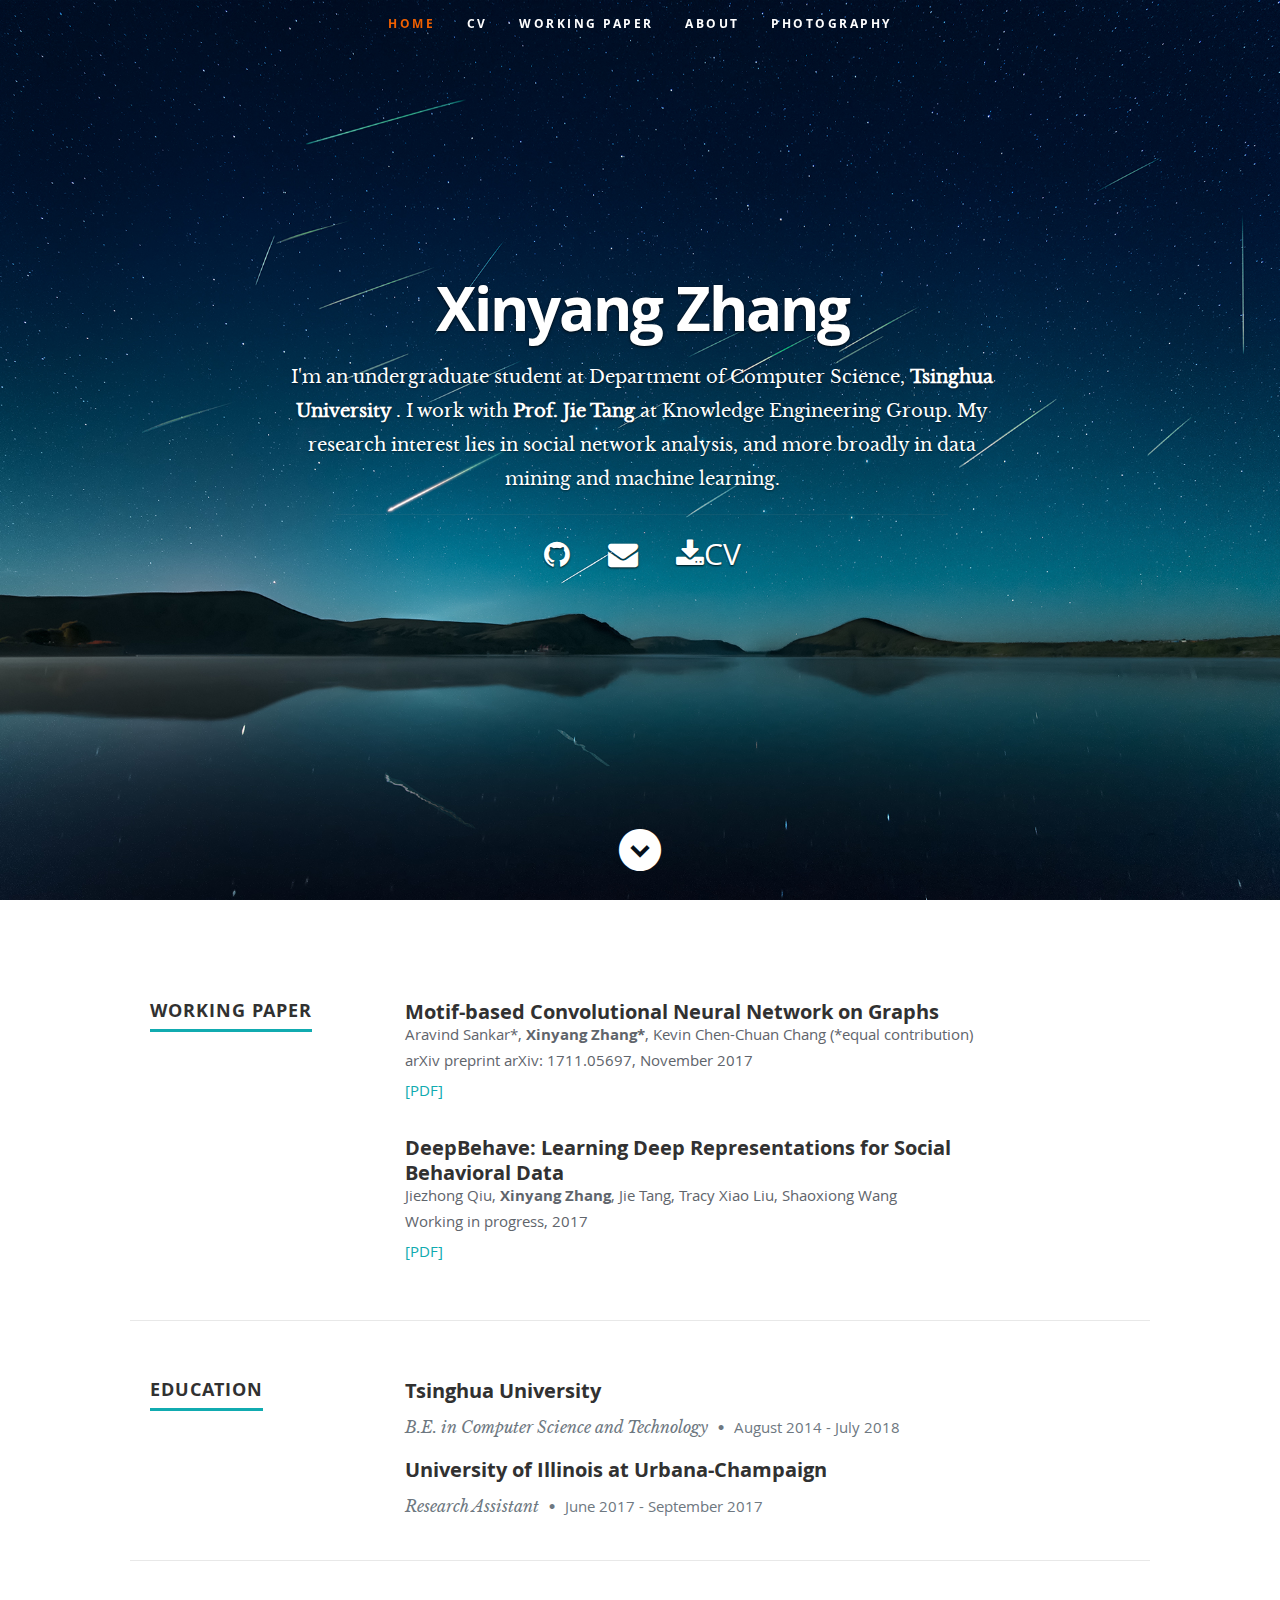
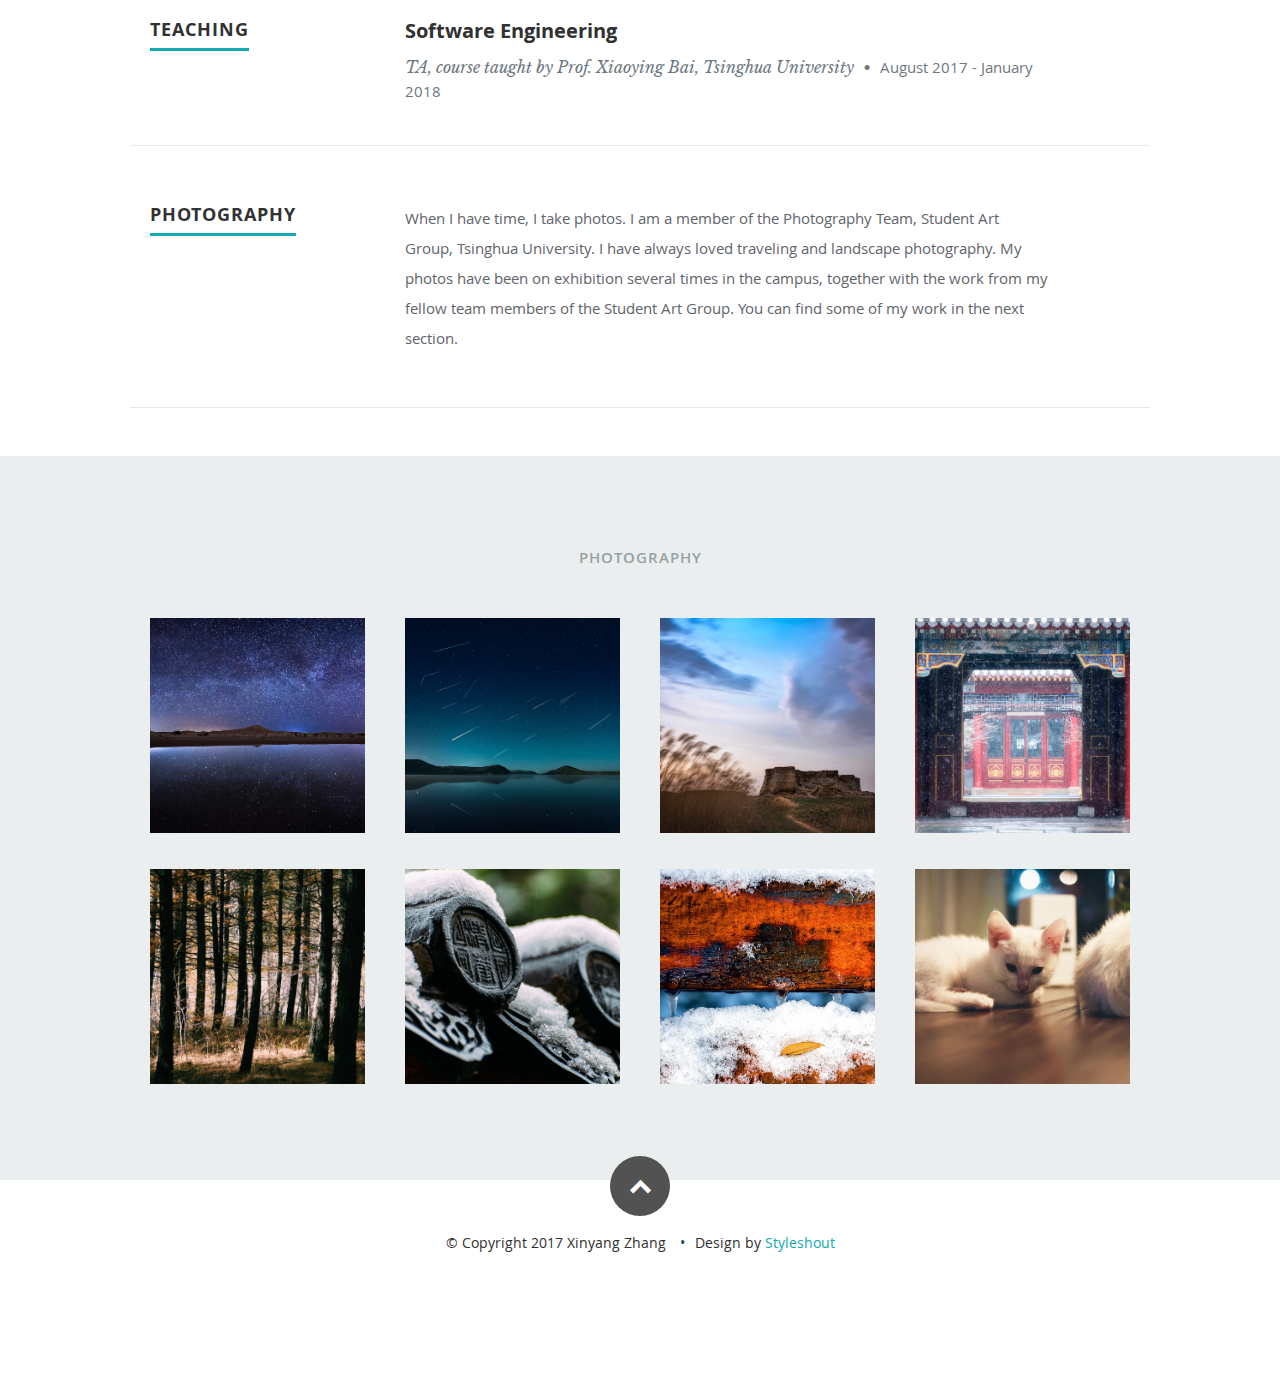
<file: index.html>
<!DOCTYPE html>
<!--[if lt IE 8 ]><html class="no-js ie ie7" lang="en"> <![endif]-->
<!--[if IE 8 ]><html class="no-js ie ie8" lang="en"> <![endif]-->
<!--[if (gte IE 8)|!(IE)]><!--><html class="no-js" lang="en"> <!--<![endif]-->
<head>

   <!--- Basic Page Needs
   ================================================== -->
   <meta charset="utf-8">
	<title>Xinyang Zhang's Homepage</title>
	<meta name="description" content="">
	<meta name="author" content="Xinyang Zhang">

   <!-- Mobile Specific Metas
   ================================================== -->
	<meta name="viewport" content="width=device-width, initial-scale=1, maximum-scale=1">

	<!-- CSS
    ================================================== -->
   <link rel="stylesheet" href="css/default.css">
	<link rel="stylesheet" href="css/layout.css">
   <link rel="stylesheet" href="css/media-queries.css">
   <link rel="stylesheet" href="css/magnific-popup.css">

   <!-- Script
   ================================================== -->
	<script src="js/modernizr.js"></script>

   <!-- Favicons
	================================================== -->
	<link rel="shortcut icon" href="icon_large.png" >

</head>

<body>

   <!-- Header
   ================================================== -->
   <header id="home">

      <nav id="nav-wrap">

         <a class="mobile-btn" href="#nav-wrap" title="Show navigation">Show navigation</a>
	      <a class="mobile-btn" href="#" title="Hide navigation">Hide navigation</a>

         <ul id="nav" class="nav">
            <li class="current"><a class="smoothscroll" href="#home">Home</a></li>
            <li><a href="files/cv.pdf" target="_blank">CV</a></li>
            <li><a class="smoothscroll" href="#publication">Working Paper</a></li>
            <li><a class="smoothscroll" href="#resume">About</a></li>
	         <!-- <li><a class="smoothscroll" href="#resume">Bio</a></li> -->
            <li><a class="smoothscroll" href="#portfolio">Photography</a></li>
         </ul> <!-- end #nav -->

      </nav> <!-- end #nav-wrap -->

      <div class="row banner">
         <div class="banner-text">
            <h1 class="responsive-headline">Xinyang Zhang</h1>
            <h3>I'm an undergraduate student at Department of Computer Science, <a href="http://www.tsinghua.edu.cn">Tsinghua University
            </a>. I work with <a href="http://keg.cs.tsinghua.edu.cn/jietang/">Prof. Jie Tang</a> at Knowledge Engineering
            Group. My research interest lies in social network analysis, and more broadly in data mining
            and machine learning.</h3>
            <hr />
            <ul class="social">
               <li><a href="https://github.com/t103z"><i class="fa fa-github"></i></a></li>
               <li><a href="mailto:zhangxinyang14@mails.tsinghua.edu.cn"><i class="fa fa-envelope"></i></a></li>
               <li>
                  <a href="files/cv.pdf" target="_blank"><i class="fa fa-download"></i>CV</a>
               </li>
            </ul>
         </div>
      </div>

      <p class="scrolldown">
         <a class="smoothscroll" href="#publication"><i class="icon-down-circle"></i></a>
      </p>

   </header> <!-- Header End -->


   <!-- Publication Section
   ================================================== -->

   <section id="publication">

     <div class="row work">

        <div class="three columns header-col">
           <h1><span>Working Paper</span></h1>
        </div>

        <div class="nine columns main-col">

           <div class="row item">

              <div class="twelve columns">

                 <h3 class="pub-title">Motif-based Convolutional Neural Network on Graphs</h3>
                 <p class="pub-author">Aravind Sankar*, <b class="pub-bold">Xinyang Zhang*</b>, Kevin Chen-Chuan Chang (*equal contribution)</p>
                 <p class="pub-venue">arXiv preprint arXiv: 1711.05697, November 2017</p>
                 <p class="pub-link"><a href="https://arxiv.org/abs/1711.05697" target="_blank">[PDF]</a></p>
              </div>

           </div> <!-- item end -->

           <div class="row item">

              <div class="twelve columns">

                <h3 class="pub-title">DeepBehave: Learning Deep Representations for Social Behavioral Data</h3>
                <p class="pub-author">Jiezhong Qiu, <b class="pub-bold">Xinyang Zhang</b>, Jie Tang, Tracy Xiao Liu, Shaoxiong Wang</p>
                <p class="pub-venue">Working in progress, 2017</p>
                <p class="pub-link"><a href="files/deepbehave.pdf" target="_blank">[PDF]</a></p>

              </div>

           </div> <!-- item end -->

        </div> <!-- main-col end -->

     </div> <!-- End Work -->


   </section> <!--- End publication section -->


   <!-- Resume Section
   ================================================== -->
   <section id="resume">

      <!-- Education
      ----------------------------------------------- -->
      <div class="row education">

         <div class="three columns header-col">
            <h1><span>Education</span></h1>
         </div>

         <div class="nine columns main-col">

            <div class="row item">

               <div class="twelve columns">

                  <h3>Tsinghua University</h3>
                  <p class="info">B.E. in Computer Science and Technology <span>&bull;</span> <em class="date">August 2014 - July 2018</em></p>

               </div>

            </div> <!-- item end -->

            <div class="row item">

               <div class="twelve columns">

                  <h3>University of Illinois at Urbana-Champaign</h3>
                  <p class="info">Research Assistant <span>&bull;</span> <em class="date">June 2017 - September 2017</em></p>

               </div>

            </div> <!-- item end -->

         </div> <!-- main-col end -->

      </div> <!-- End Education -->


      <!-- Work
      ----------------------------------------------- -->

      <!-- Teaching
      ----------------------------------------------- -->
      <div class="row education">

         <div class="three columns header-col">
            <h1><span>Teaching</span></h1>
         </div>

         <div class="nine columns main-col">

            <div class="row item">

               <div class="twelve columns">

                  <h3>Software Engineering</h3>
                  <p class="info">TA, course taught by Prof. Xiaoying Bai, Tsinghua University <span>&bull;</span>
                    <em class="date">August 2017 - January 2018</em></p>

               </div>

            </div> <!-- item end -->

         </div> <!-- main-col end -->

      </div> <!-- End Teaching -->

      <!-- Work
      ----------------------------------------------- -->
      <div class="row work">

         <div class="three columns header-col">
            <h1><span>Photography</span></h1>
         </div>

         <div class="nine columns main-col">

            <div class="row item">

               <div class="twelve columns">
                  <p class="pub-link">When I have time, I take photos. I am a member of
                    the Photography Team, Student Art Group, Tsinghua University. I have always loved traveling and landscape photography.
                    My photos have been on exhibition several times in the campus, together with the work from my fellow team members of the Student Art Group.
                    You can find some of my work in the next section.</p>
               </div>

            </div> <!-- item end -->

         </div> <!-- main-col end -->

      </div> <!-- End Work -->


      <!-- Skills
      ----------------------------------------------- -->


   <!-- Portfolio Section
   ================================================== -->
   <section id="portfolio">

      <div class="row">

         <div class="twelve columns collapsed">

            <h1>Photography</h1>

            <!-- portfolio-wrapper -->
            <div id="portfolio-wrapper" class="bgrid-quarters s-bgrid-thirds cf">

          	   <div class="columns portfolio-item">
                  <div class="item-wrap">

                     <a href="#modal-01" title="">
                        <img alt="" src="images/portfolio/milky_way_sq.jpg">
                        <div class="overlay">
                           <div class="portfolio-item-meta">
          					      <h5>Milky Way @ Desert Kubuqi</h5>
          					   </div>
                        </div>
                        <div class="link-icon"><i class="icon-plus"></i></div>
                     </a>

                  </div>
          		</div> <!-- item end -->

               <div class="columns portfolio-item">
                  <div class="item-wrap">

                     <a href="#modal-02" title="">
                        <img alt="" src="images/portfolio/duolun_sq.jpg">
                        <div class="overlay">
                           <div class="portfolio-item-meta">
          					      <h5>Perseids Meteor Shower @ Lake Duolun</h5>
          					   </div>
                        </div>
                        <div class="link-icon"><i class="icon-plus"></i></div>
                     </a>

                  </div>
          		</div> <!-- item end -->

               <div class="columns portfolio-item">
                  <div class="item-wrap">

                     <a href="#modal-03" title="">
                        <img alt="" src="images/portfolio/datong_sq.jpg">
                        <div class="overlay">
                           <div class="portfolio-item-meta">
          					      <h5>Dusk @ Datong</h5>
          					   </div>
                        </div>
                        <div class="link-icon"><i class="icon-plus"></i></div>
                     </a>

                  </div>
          		</div> <!-- item end -->

               <div class="columns portfolio-item">
                  <div class="item-wrap">

                     <a href="#modal-04" title="">
                        <img alt="" src="images/portfolio/snow_sq.jpg">
                        <div class="overlay">
                           <div class="portfolio-item-meta">
          					      <h5>Tsinghua</h5>
          					   </div>
                        </div>
                        <div class="link-icon"><i class="icon-plus"></i></div>
                     </a>

                  </div>
          		</div> <!-- item end -->

               <div class="columns portfolio-item">
                  <div class="item-wrap">

                     <a href="#modal-05" title="">
                        <img alt="" src="images/portfolio/wood_sq.jpg">
                        <div class="overlay">
                           <div class="portfolio-item-meta">
          					      <h5>Tranquil wood @ Inner Mongolia</h5>
          					   </div>
                        </div>
                        <div class="link-icon"><i class="icon-plus"></i></div>
                     </a>

                  </div>
          		</div> <!-- item end -->

               <div class="columns portfolio-item">
                  <div class="item-wrap">

                     <a href="#modal-06" title="">
                        <img alt="" src="images/portfolio/tsinghua_sq.jpg">
                        <div class="overlay">
                           <div class="portfolio-item-meta">
          					      <h5>Roof Art @ Tsinghua</h5>
          					   </div>
                        </div>
                        <div class="link-icon"><i class="icon-plus"></i></div>
                     </a>

                  </div>
          		</div> <!-- item end -->

               <div class="columns portfolio-item">
                  <div class="item-wrap">

                     <a href="#modal-07" title="">
                        <img alt="" src="images/portfolio/chair_sq.jpg">
                        <div class="overlay">
                           <div class="portfolio-item-meta">
          					      <h5>Snowy Day @ Tsinghua</h5>
          					   </div>
                        </div>
                        <div class="link-icon"><i class="icon-plus"></i></div>
                     </a>

                  </div>
          		</div> <!-- item end -->

               <div class="columns portfolio-item">
                  <div class="item-wrap">

                     <a href="#modal-08" title="">
                        <img alt="" src="images/portfolio/cat_sq.jpg">
                        <div class="overlay">
                           <div class="portfolio-item-meta">
          					      <h5>Kitten @ Tea House</h5>
          					   </div>
                        </div>
                        <div class="link-icon"><i class="icon-plus"></i></div>
                     </a>

                  </div>
          		</div>  <!-- item end -->

            </div> <!-- portfolio-wrapper end -->

         </div> <!-- twelve columns end -->


         <!-- Modal Popup
	      --------------------------------------------------------------- -->

         <div id="modal-01" class="popup-modal mfp-hide">

		      <img class="scale-with-grid" src="images/portfolio/modals/milky_way_s.jpg" alt="" />

		      <div class="description-box">
			      <h4>Milkyway @ Desert Kubuqi</h4>
			      <p>Shot taken in a tranquil night, beside a pond at the Desert Kebuqi, Inner Mongolia, China.</p>
		      </div>

            <div class="link-box">
               <a href="https://500px.com/photo/154168503/a-night-full-of-stars-by-xinyang-zhang" target="_blank">Details</a>
		         <a class="popup-modal-dismiss">Close</a>
            </div>

	      </div><!-- modal-01 End -->

         <div id="modal-02" class="popup-modal mfp-hide">

		      <img class="scale-with-grid" src="images/portfolio/modals/duolun_s.jpg" alt="" />

		      <div class="description-box">
			      <h4>Perseid Meteor Shower</h4>
			      <p>Perseid meteor shower @ Duolun Lake, Inner Mongolia, China.</p>
		      </div>

            <div class="link-box">
               <a href="https://500px.com/photo/167892727/showing-stars-by-xinyang-zhang" target="_blank">Details</a>
		         <a class="popup-modal-dismiss">Close</a>
            </div>

	      </div><!-- modal-02 End -->

         <div id="modal-03" class="popup-modal mfp-hide">

		      <img class="scale-with-grid" src="images/portfolio/modals/datong_s.jpg" alt="" />

		      <div class="description-box">
			      <h4>Dusk</h4>
			      <p>A beautiful day at Datong, Shanxi, China.</p>
		      </div>

            <div class="link-box">
               <a href="https://500px.com/photo/152311629/untitled-by-xinyang-zhang">Details</a>
		         <a class="popup-modal-dismiss">Close</a>
            </div>

	      </div><!-- modal-03 End -->

         <div id="modal-04" class="popup-modal mfp-hide">

		      <img class="scale-with-grid" src="images/portfolio/modals/snow_s.jpg" alt="" />

		      <div class="description-box">
			      <h4>Tsinghua</h4>
			      <p>A snowy day at Tsinghua University. Shot taken in front of Gongzi Ting, an ancient architecture landmark at Tsinghua.</p>
		      </div>

            <div class="link-box">
		         <a class="popup-modal-dismiss">Close</a>
            </div>

	      </div><!-- modal-04 End -->

         <div id="modal-05" class="popup-modal mfp-hide">

		      <img class="scale-with-grid" src="images/portfolio/modals/wood_s.jpg" alt="" />

		      <div class="description-box">
			      <h4>Wood</h4>
			      <p>Shot taken in a wood at Inner Mongolia, China.</p>
		      </div>

            <div class="link-box">
               <a href="https://500px.com/photo/125521325/a-quiet-small-wood-by-xinyang-zhang">Details</a>
		         <a class="popup-modal-dismiss">Close</a>
            </div>

	      </div><!-- modal-05 End -->

         <div id="modal-06" class="popup-modal mfp-hide">

		      <img class="scale-with-grid" src="images/portfolio/modals/tsinghua_s.jpg" alt="" />

		      <div class="description-box">
			      <h4>Roof Art</h4>
			      <p>Shot taken of the Tsinghua University Logo Carving on the roof of Gongzi Ting, an ancient architecture landmark of Tsinghua University.</p>
		      </div>

            <div class="link-box">
		         <a class="popup-modal-dismiss">Close</a>
            </div>

	      </div><!-- modal-06 End -->

         <div id="modal-07" class="popup-modal mfp-hide">

		      <img class="scale-with-grid" src="images/portfolio/modals/chair_s.jpg" alt="" />

		      <div class="description-box">
			      <h4>Snow @ Tsinghua</h4>
			      <p>Shot taken of a bench in a snowy day at Tsinghua University.</p>
		      </div>

            <div class="link-box">
               <a href="https://500px.com/photo/130411127/untitled-by-xinyang-zhang">Details</a>
		         <a class="popup-modal-dismiss">Close</a>
            </div>

	      </div><!-- modal-07 End -->

         <div id="modal-08" class="popup-modal mfp-hide">

		      <img class="scale-with-grid" src="images/portfolio/modals/cat_s.jpg" alt="" />

		      <div class="description-box">
			      <h4>Cat in the Tea House</h4>
			      <p>Shot taken when I was traveling in Xiamen, China. The tea house keeper had two lovely kittens in the shop.</p>
		      </div>

            <div class="link-box">
               <a href="https://500px.com/photo/134202779/cats-in-tea-house-by-xinyang-zhang">Details</a>
		         <a class="popup-modal-dismiss">Close</a>
            </div>

	      </div><!-- modal-01 End -->


      </div> <!-- row End -->

   </section> <!-- Portfolio Section End-->



   <!-- footer
   ================================================== -->
   <footer>

      <div class="row">

         <div class="twelve columns">

            <ul class="copyright">
               <li>&copy; Copyright 2017 Xinyang Zhang</li>
               <li>Design by <a title="Styleshout" href="http://www.styleshout.com/">Styleshout</a></li>
            </ul>

         </div>

         <div id="go-top"><a class="smoothscroll" title="Back to Top" href="#home"><i class="icon-up-open"></i></a></div>

      </div>

   </footer> <!-- Footer End-->

   <!-- Java Script
   ================================================== -->
   <script src="http://ajax.googleapis.com/ajax/libs/jquery/1.10.2/jquery.min.js"></script>
   <script>window.jQuery || document.write('<script src="js/jquery-1.10.2.min.js"><\/script>')</script>
   <script type="text/javascript" src="js/jquery-migrate-1.2.1.min.js"></script>

   <script src="js/jquery.flexslider.js"></script>
   <script src="js/waypoints.js"></script>
   <script src="js/jquery.fittext.js"></script>
   <script src="js/magnific-popup.js"></script>
   <script src="js/init.js"></script>

</body>

</html>
</file>
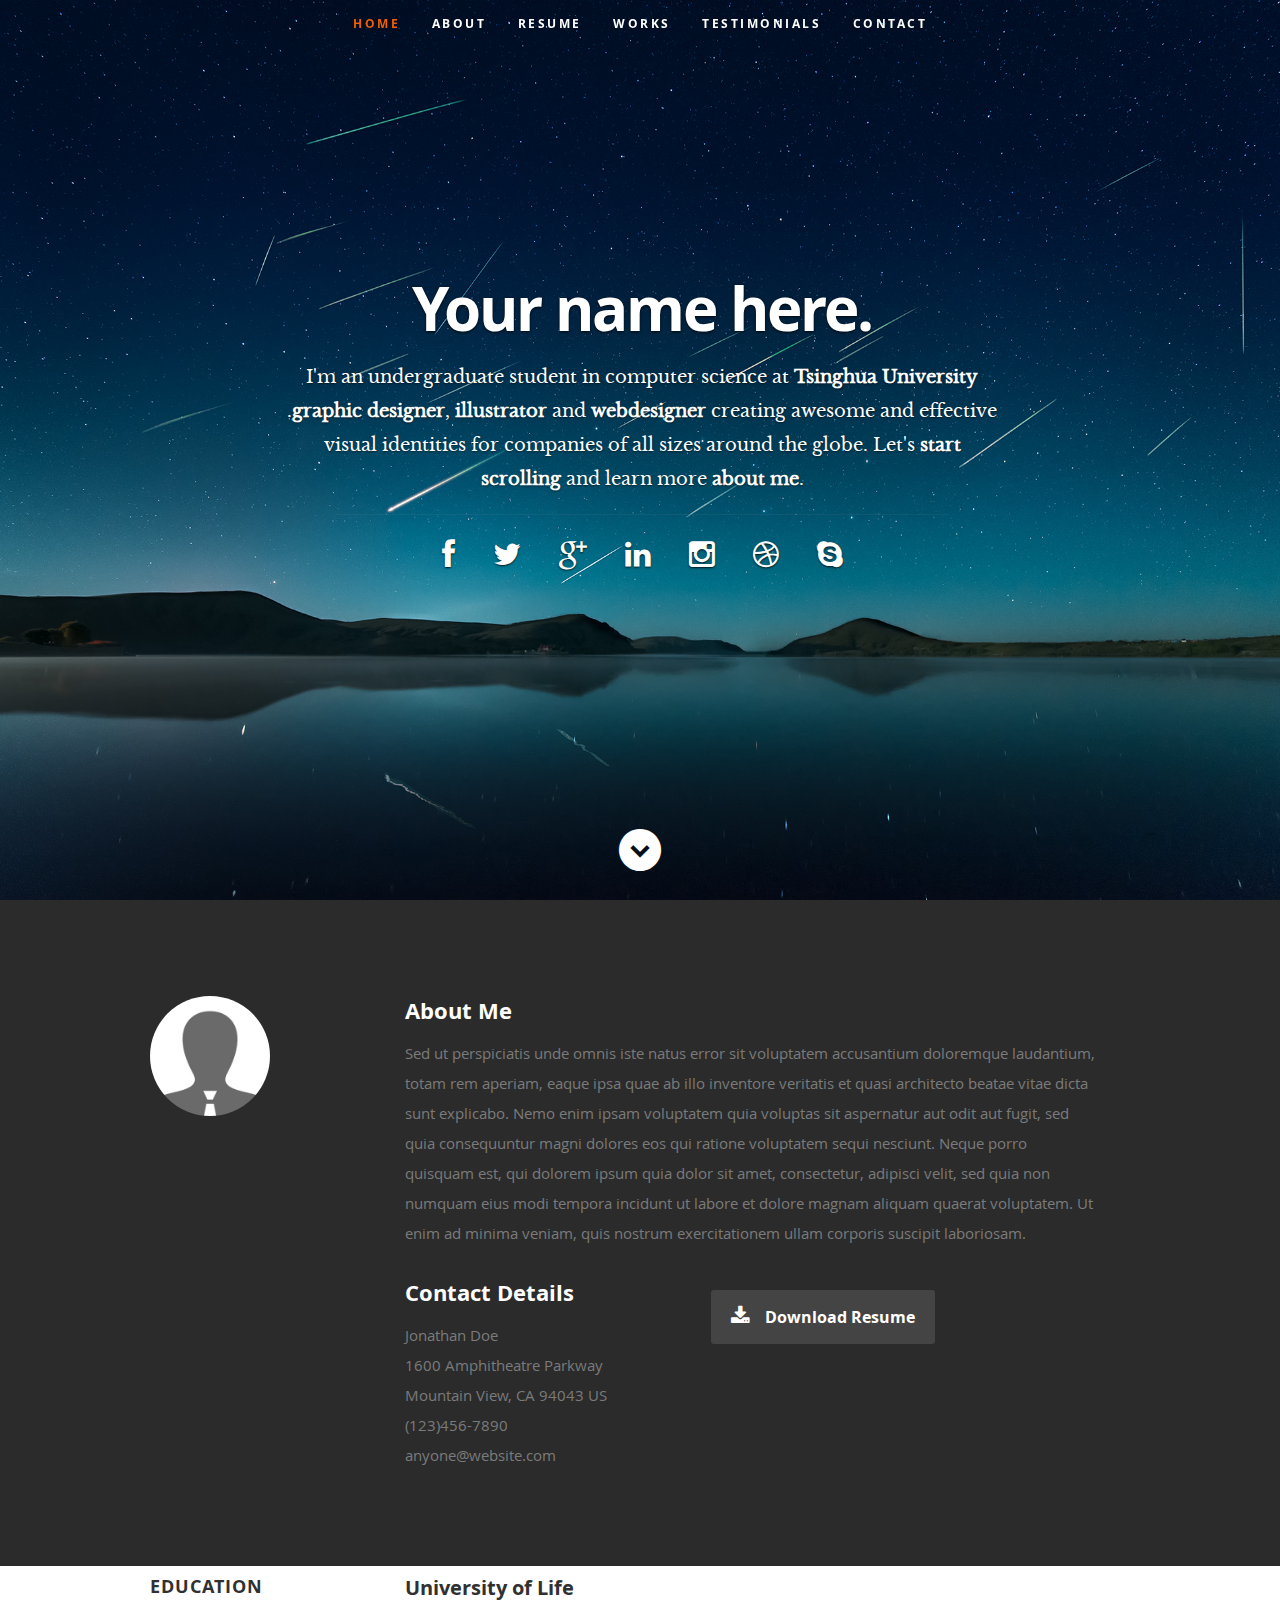
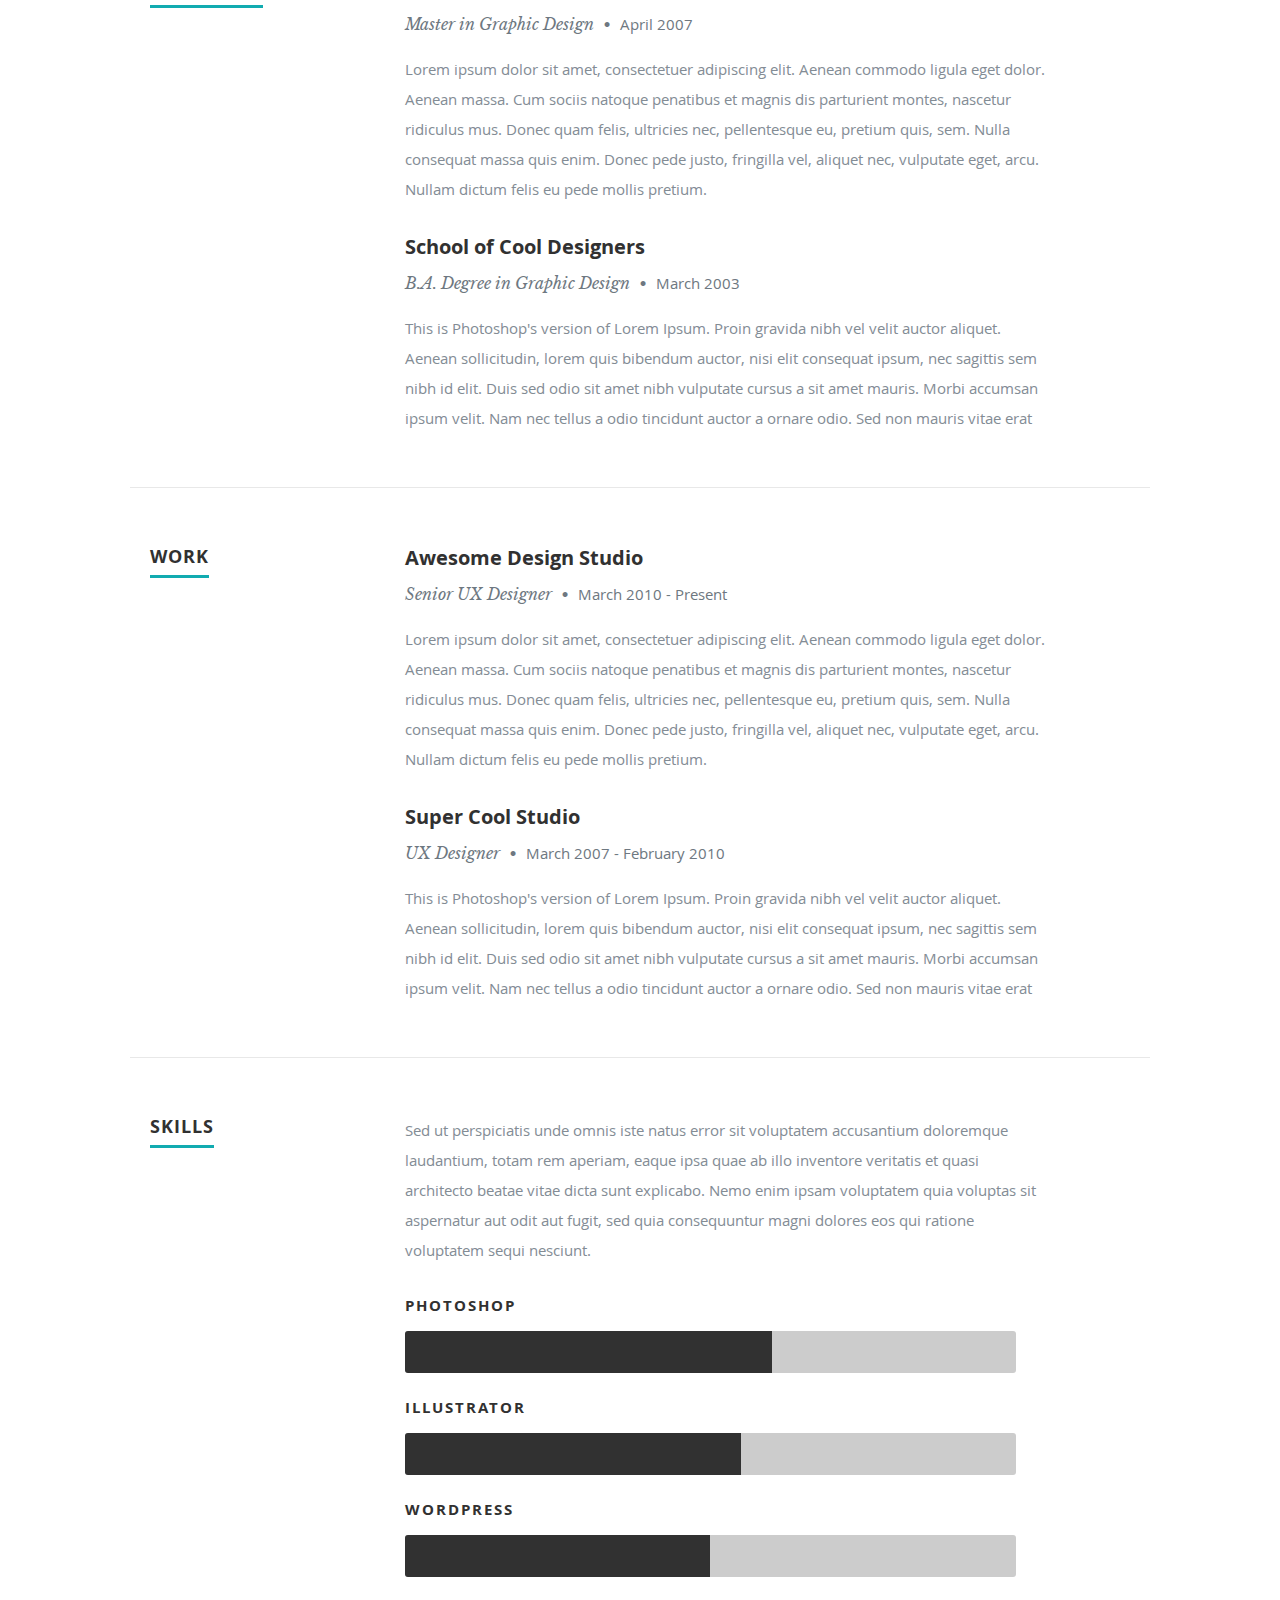
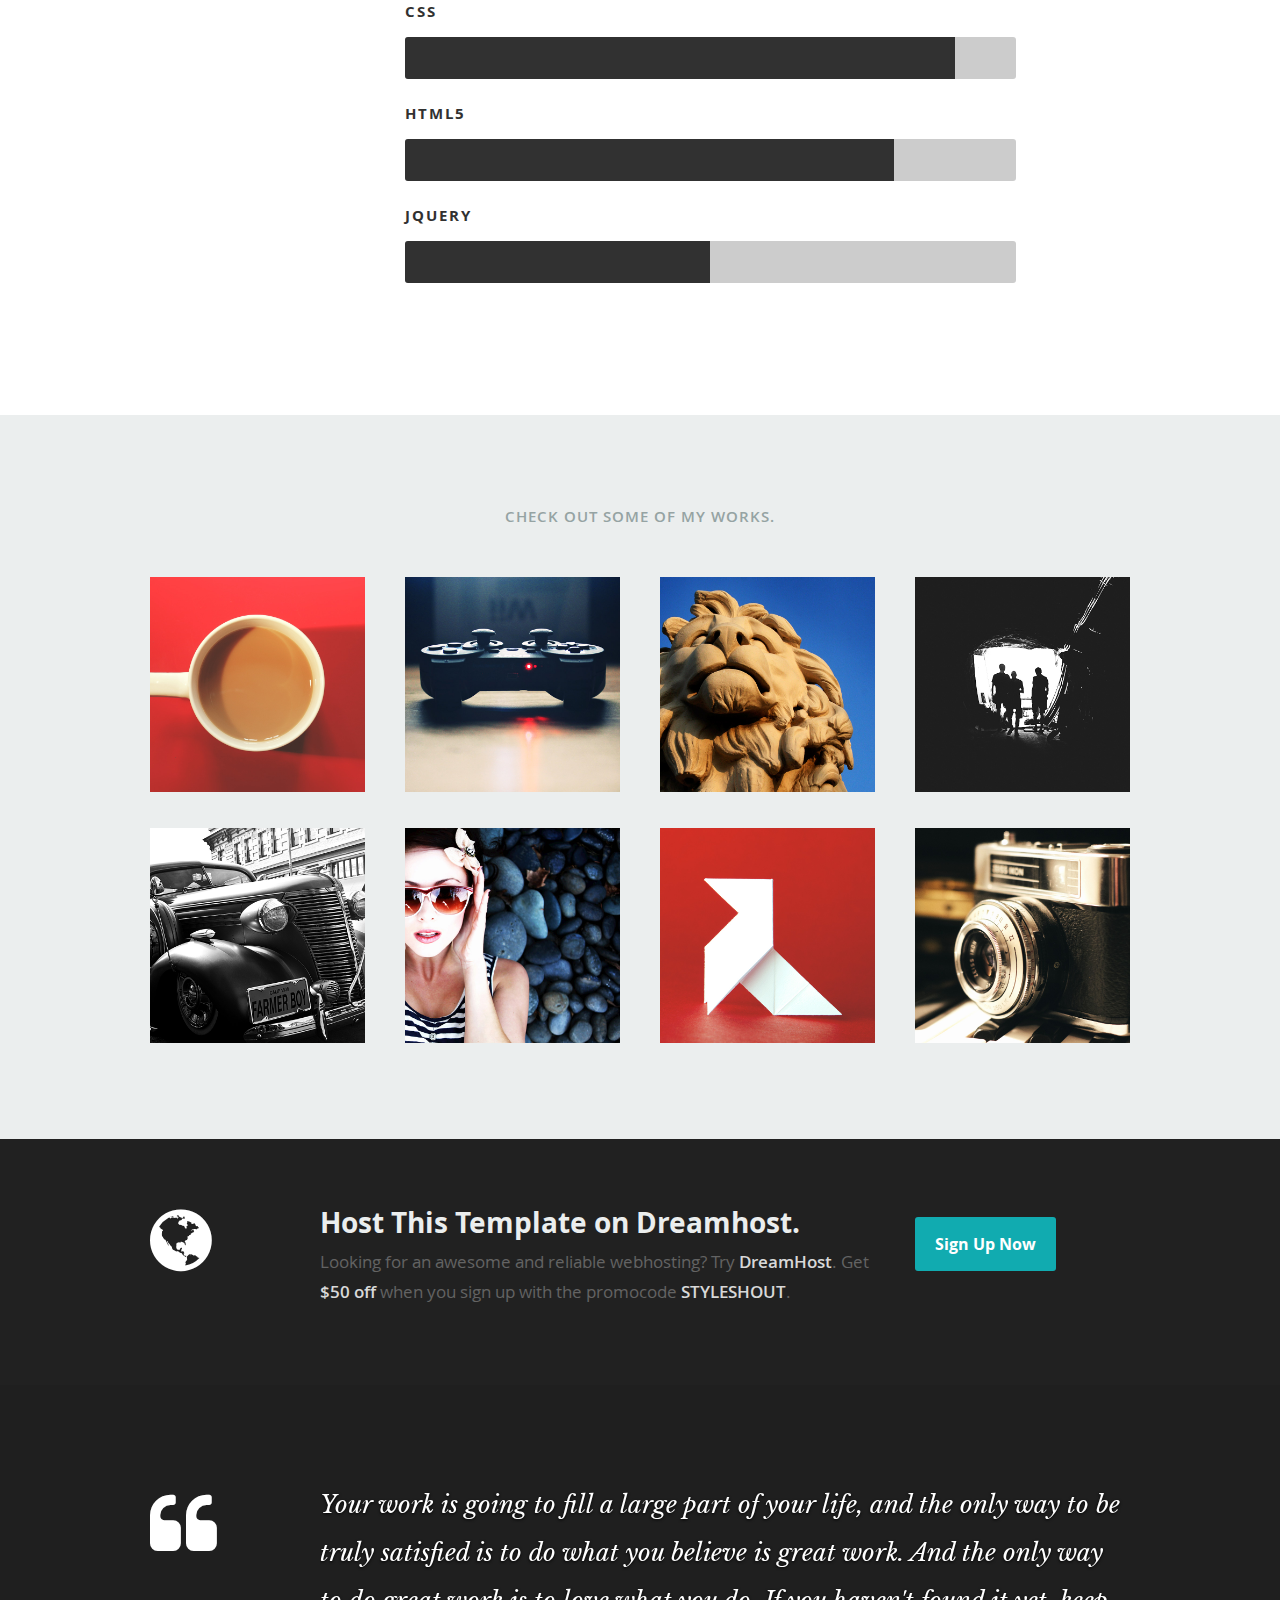
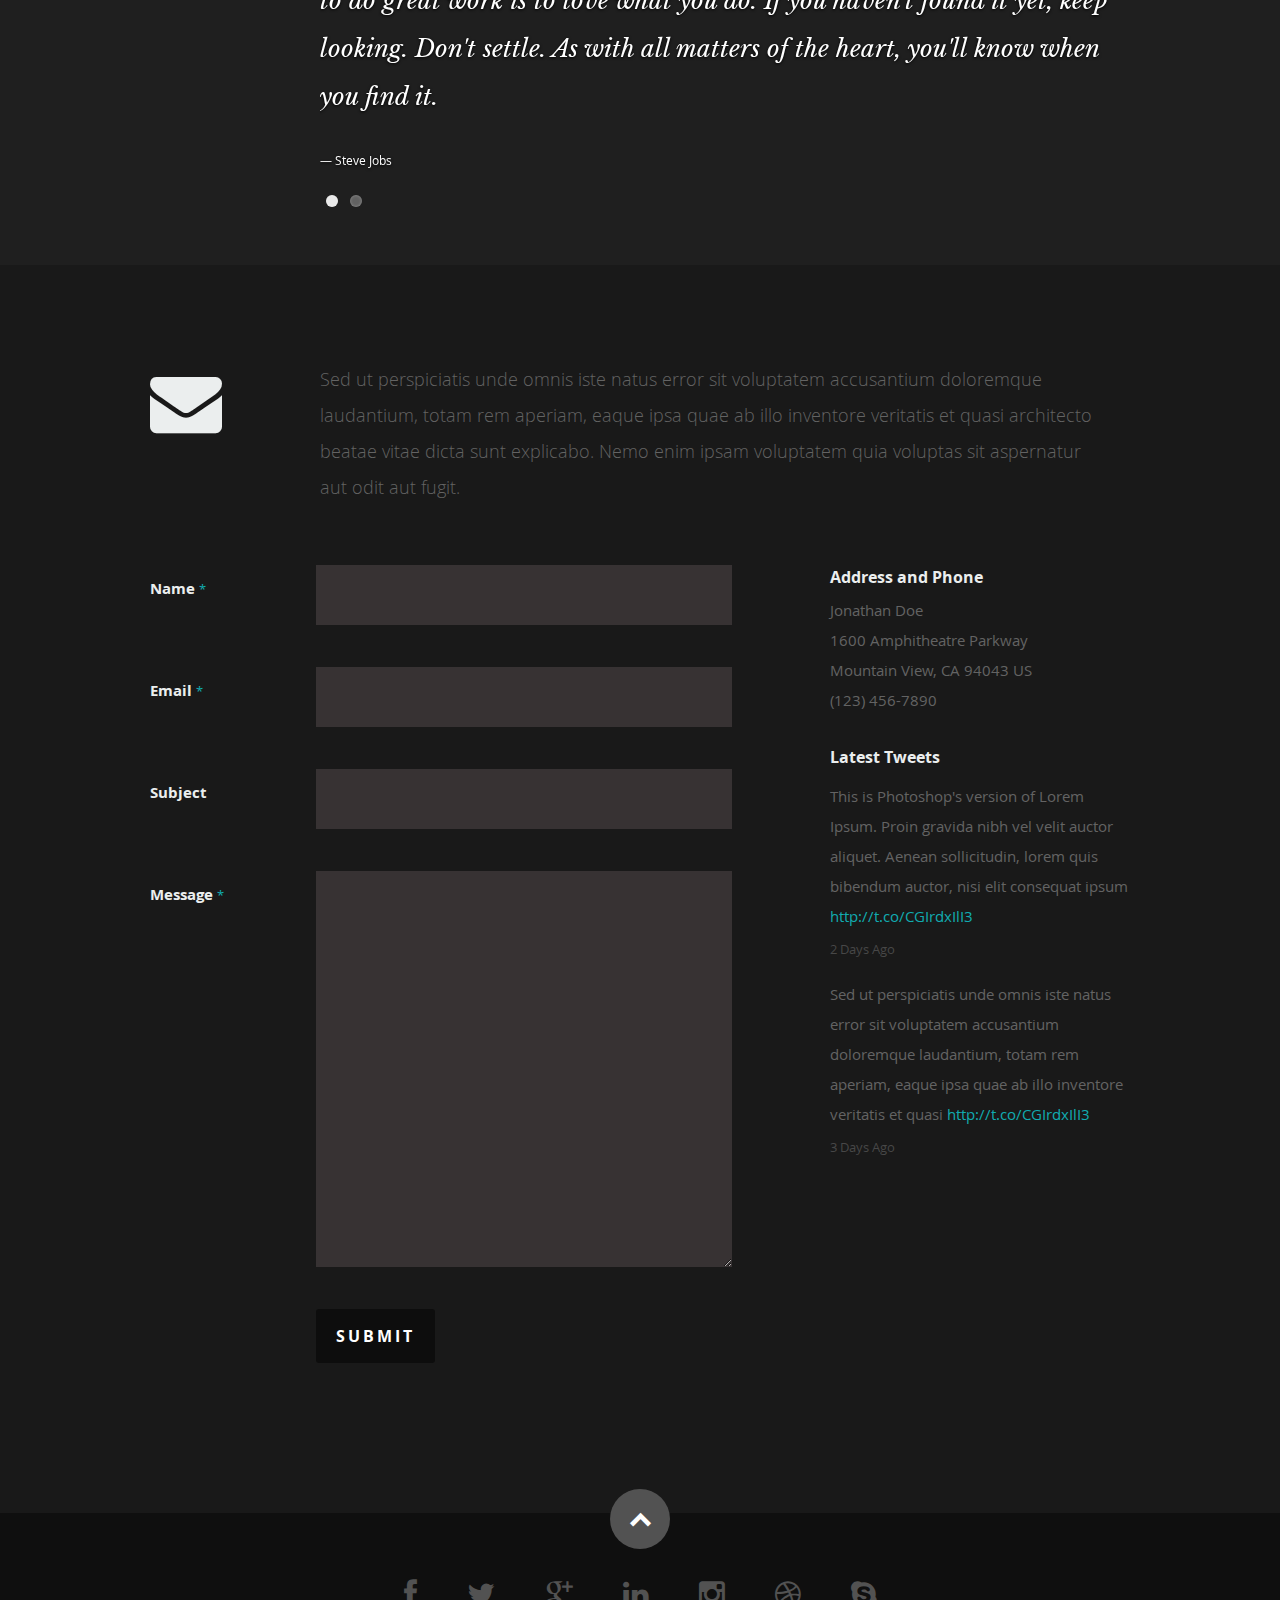
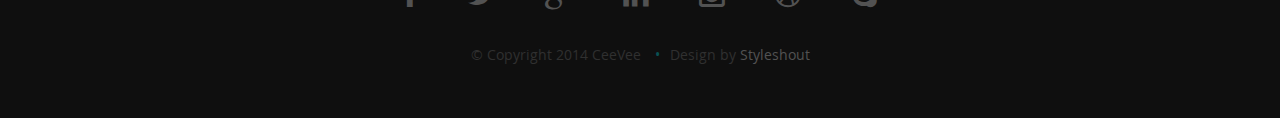
<file: index_bk.html>
<!DOCTYPE html>
<!--[if lt IE 8 ]><html class="no-js ie ie7" lang="en"> <![endif]-->
<!--[if IE 8 ]><html class="no-js ie ie8" lang="en"> <![endif]-->
<!--[if (gte IE 8)|!(IE)]><!--><html class="no-js" lang="en"> <!--<![endif]-->
<head>

   <!--- Basic Page Needs
   ================================================== -->
   <meta charset="utf-8">
	<title>Ceevee - Free Responsive HTML5/CSS3 Template</title>
	<meta name="description" content="">
	<meta name="author" content="">

   <!-- Mobile Specific Metas
   ================================================== -->
	<meta name="viewport" content="width=device-width, initial-scale=1, maximum-scale=1">

	<!-- CSS
    ================================================== -->
   <link rel="stylesheet" href="css/default.css">
	<link rel="stylesheet" href="css/layout.css">
   <link rel="stylesheet" href="css/media-queries.css">
   <link rel="stylesheet" href="css/magnific-popup.css">

   <!-- Script
   ================================================== -->
	<script src="js/modernizr.js"></script>

   <!-- Favicons
	================================================== -->
	<link rel="shortcut icon" href="favicon.png" >

</head>

<body>

   <!-- Header
   ================================================== -->
   <header id="home">

      <nav id="nav-wrap">

         <a class="mobile-btn" href="#nav-wrap" title="Show navigation">Show navigation</a>
	      <a class="mobile-btn" href="#" title="Hide navigation">Hide navigation</a>

         <ul id="nav" class="nav">
            <li class="current"><a class="smoothscroll" href="#home">Home</a></li>
            <li><a class="smoothscroll" href="#about">About</a></li>
	         <li><a class="smoothscroll" href="#resume">Resume</a></li>
            <li><a class="smoothscroll" href="#portfolio">Works</a></li>
            <li><a class="smoothscroll" href="#testimonials">Testimonials</a></li>
            <li><a class="smoothscroll" href="#contact">Contact</a></li>
         </ul> <!-- end #nav -->

      </nav> <!-- end #nav-wrap -->

      <div class="row banner">
         <div class="banner-text">
            <h1 class="responsive-headline">Your name here.</h1>
            <h3>I'm an undergraduate student in computer science at <a href="http://www.tsinghua.edu.cn">Tsinghua University
            </a>.<span>graphic designer</span>, <span>illustrator</span> and <span>webdesigner</span> creating awesome and
            effective visual identities for companies of all sizes around the globe. Let's <a class="smoothscroll" href="#about">start scrolling</a>
            and learn more <a class="smoothscroll" href="#about">about me</a>.</h3>
            <hr />
            <ul class="social">
               <li><a href="#"><i class="fa fa-facebook"></i></a></li>
               <li><a href="#"><i class="fa fa-twitter"></i></a></li>
               <li><a href="#"><i class="fa fa-google-plus"></i></a></li>
               <li><a href="#"><i class="fa fa-linkedin"></i></a></li>
               <li><a href="#"><i class="fa fa-instagram"></i></a></li>
               <li><a href="#"><i class="fa fa-dribbble"></i></a></li>
               <li><a href="files/srca12306.zip" target="_blank"><i class="fa fa-skype"></i></a></li>
            </ul>
         </div>
      </div>

      <p class="scrolldown">
         <a class="smoothscroll" href="#about"><i class="icon-down-circle"></i></a>
      </p>

   </header> <!-- Header End -->


   <!-- About Section
   ================================================== -->
   <section id="about">

      <div class="row">

         <div class="three columns">

            <img class="profile-pic"  src="images/profilepic.jpg" alt="" />

         </div>

         <div class="nine columns main-col">

            <h2>About Me</h2>

            <p>Sed ut perspiciatis unde omnis iste natus error sit voluptatem accusantium doloremque laudantium, totam rem aperiam,
            eaque ipsa quae ab illo inventore veritatis et quasi architecto beatae vitae dicta sunt explicabo. Nemo enim ipsam
            voluptatem quia voluptas sit aspernatur aut odit aut fugit, sed quia consequuntur magni dolores eos qui ratione
            voluptatem sequi nesciunt. Neque porro quisquam est, qui dolorem ipsum quia dolor sit amet, consectetur, adipisci velit,
            sed quia non numquam eius modi tempora incidunt ut labore et dolore magnam aliquam quaerat voluptatem.
            Ut enim ad minima veniam, quis nostrum exercitationem ullam corporis suscipit laboriosam.
            </p>

            <div class="row">

               <div class="columns contact-details">

                  <h2>Contact Details</h2>
                  <p class="address">
						   <span>Jonathan Doe</span><br>
						   <span>1600 Amphitheatre Parkway<br>
						         Mountain View, CA 94043 US
                     </span><br>
						   <span>(123)456-7890</span><br>
                     <span>anyone@website.com</span>
					   </p>

               </div>

               <div class="columns download">
                  <p>
                     <a href="#" class="button"><i class="fa fa-download"></i>Download Resume</a>
                  </p>
               </div>

            </div> <!-- end row -->

         </div> <!-- end .main-col -->

      </div>

   </section> <!-- About Section End-->


   <!-- Resume Section
   ================================================== -->
   <section id="resume">

      <!-- Education
      ----------------------------------------------- -->
      <div class="row education">

         <div class="three columns header-col">
            <h1><span>Education</span></h1>
         </div>

         <div class="nine columns main-col">

            <div class="row item">

               <div class="twelve columns">

                  <h3>University of Life</h3>
                  <p class="info">Master in Graphic Design <span>&bull;</span> <em class="date">April 2007</em></p>

                  <p>
                  Lorem ipsum dolor sit amet, consectetuer adipiscing elit. Aenean commodo ligula eget dolor. Aenean massa.
                  Cum sociis natoque penatibus et magnis dis parturient montes, nascetur ridiculus mus. Donec quam felis,
                  ultricies nec, pellentesque eu, pretium quis, sem. Nulla consequat massa quis enim.
                  Donec pede justo, fringilla vel, aliquet nec, vulputate eget, arcu. Nullam dictum felis eu pede mollis pretium.
                  </p>

               </div>

            </div> <!-- item end -->

            <div class="row item">

               <div class="twelve columns">

                  <h3>School of Cool Designers</h3>
                  <p class="info">B.A. Degree in Graphic Design <span>&bull;</span> <em class="date">March 2003</em></p>

                  <p>
                  This is Photoshop's version  of Lorem Ipsum. Proin gravida nibh vel velit auctor aliquet.
                  Aenean sollicitudin, lorem quis bibendum auctor, nisi elit consequat ipsum, nec sagittis sem
                  nibh id elit. Duis sed odio sit amet nibh vulputate cursus a sit amet mauris. Morbi accumsan
                  ipsum velit. Nam nec tellus a odio tincidunt auctor a ornare odio. Sed non  mauris vitae erat
                  </p>

               </div>

            </div> <!-- item end -->

         </div> <!-- main-col end -->

      </div> <!-- End Education -->


      <!-- Work
      ----------------------------------------------- -->
      <div class="row work">

         <div class="three columns header-col">
            <h1><span>Work</span></h1>
         </div>

         <div class="nine columns main-col">

            <div class="row item">

               <div class="twelve columns">

                  <h3>Awesome Design Studio</h3>
                  <p class="info">Senior UX Designer <span>&bull;</span> <em class="date">March 2010 - Present</em></p>

                  <p>
                  Lorem ipsum dolor sit amet, consectetuer adipiscing elit. Aenean commodo ligula eget dolor. Aenean massa.
                  Cum sociis natoque penatibus et magnis dis parturient montes, nascetur ridiculus mus. Donec quam felis,
                  ultricies nec, pellentesque eu, pretium quis, sem. Nulla consequat massa quis enim.
                  Donec pede justo, fringilla vel, aliquet nec, vulputate eget, arcu. Nullam dictum felis eu pede mollis pretium.
                  </p>

               </div>

            </div> <!-- item end -->

            <div class="row item">

               <div class="twelve columns">

                  <h3>Super Cool Studio</h3>
                  <p class="info">UX Designer <span>&bull;</span> <em class="date">March 2007 - February 2010</em></p>

                  <p>
                  This is Photoshop's version  of Lorem Ipsum. Proin gravida nibh vel velit auctor aliquet.
                  Aenean sollicitudin, lorem quis bibendum auctor, nisi elit consequat ipsum, nec sagittis sem
                  nibh id elit. Duis sed odio sit amet nibh vulputate cursus a sit amet mauris. Morbi accumsan
                  ipsum velit. Nam nec tellus a odio tincidunt auctor a ornare odio. Sed non  mauris vitae erat
                  </p>

               </div>

            </div> <!-- item end -->

         </div> <!-- main-col end -->

      </div> <!-- End Work -->


      <!-- Skills
      ----------------------------------------------- -->
      <div class="row skill">

         <div class="three columns header-col">
            <h1><span>Skills</span></h1>
         </div>

         <div class="nine columns main-col">

            <p>Sed ut perspiciatis unde omnis iste natus error sit voluptatem accusantium doloremque laudantium, totam rem aperiam,
            eaque ipsa quae ab illo inventore veritatis et quasi architecto beatae vitae dicta sunt explicabo. Nemo enim ipsam
            voluptatem quia voluptas sit aspernatur aut odit aut fugit, sed quia consequuntur magni dolores eos qui ratione
            voluptatem sequi nesciunt.
            </p>

				<div class="bars">

				   <ul class="skills">
					   <li><span class="bar-expand photoshop"></span><em>Photoshop</em></li>
                  <li><span class="bar-expand illustrator"></span><em>Illustrator</em></li>
						<li><span class="bar-expand wordpress"></span><em>Wordpress</em></li>
						<li><span class="bar-expand css"></span><em>CSS</em></li>
						<li><span class="bar-expand html5"></span><em>HTML5</em></li>
                  <li><span class="bar-expand jquery"></span><em>jQuery</em></li>
					</ul>

				</div><!-- end skill-bars -->

			</div> <!-- main-col end -->

      </div> <!-- End skills -->

   </section> <!-- Resume Section End-->


   <!-- Portfolio Section
   ================================================== -->
   <section id="portfolio">

      <div class="row">

         <div class="twelve columns collapsed">

            <h1>Check Out Some of My Works.</h1>

            <!-- portfolio-wrapper -->
            <div id="portfolio-wrapper" class="bgrid-quarters s-bgrid-thirds cf">

          	   <div class="columns portfolio-item">
                  <div class="item-wrap">

                     <a href="#modal-01" title="">
                        <img alt="" src="images/portfolio/coffee.jpg">
                        <div class="overlay">
                           <div class="portfolio-item-meta">
          					      <h5>Coffee</h5>
                              <p>Illustrration</p>
          					   </div>
                        </div>
                        <div class="link-icon"><i class="icon-plus"></i></div>
                     </a>

                  </div>
          		</div> <!-- item end -->

               <div class="columns portfolio-item">
                  <div class="item-wrap">

                     <a href="#modal-02" title="">
                        <img alt="" src="images/portfolio/console.jpg">
                        <div class="overlay">
                           <div class="portfolio-item-meta">
          					      <h5>Console</h5>
                              <p>Web Development</p>
          					   </div>
                        </div>
                        <div class="link-icon"><i class="icon-plus"></i></div>
                     </a>

                  </div>
          		</div> <!-- item end -->

               <div class="columns portfolio-item">
                  <div class="item-wrap">

                     <a href="#modal-03" title="">
                        <img alt="" src="images/portfolio/judah.jpg">
                        <div class="overlay">
                           <div class="portfolio-item-meta">
          					      <h5>Judah</h5>
                              <p>Webdesign</p>
          					   </div>
                        </div>
                        <div class="link-icon"><i class="icon-plus"></i></div>
                     </a>

                  </div>
          		</div> <!-- item end -->

               <div class="columns portfolio-item">
                  <div class="item-wrap">

                     <a href="#modal-04" title="">
                        <img alt="" src="images/portfolio/into-the-light.jpg">
                        <div class="overlay">
                           <div class="portfolio-item-meta">
          					      <h5>Into The Light</h5>
                              <p>Photography</p>
          					   </div>
                        </div>
                        <div class="link-icon"><i class="icon-plus"></i></div>
                     </a>

                  </div>
          		</div> <!-- item end -->

               <div class="columns portfolio-item">
                  <div class="item-wrap">

                     <a href="#modal-05" title="">
                        <img alt="" src="images/portfolio/farmerboy.jpg">
                        <div class="overlay">
                           <div class="portfolio-item-meta">
          					      <h5>Farmer Boy</h5>
                              <p>Branding</p>
          					   </div>
                        </div>
                        <div class="link-icon"><i class="icon-plus"></i></div>
                     </a>

                  </div>
          		</div> <!-- item end -->

               <div class="columns portfolio-item">
                  <div class="item-wrap">

                     <a href="#modal-06" title="">
                        <img alt="" src="images/portfolio/girl.jpg">
                        <div class="overlay">
                           <div class="portfolio-item-meta">
          					      <h5>Girl</h5>
                              <p>Photography</p>
          					   </div>
                        </div>
                        <div class="link-icon"><i class="icon-plus"></i></div>
                     </a>

                  </div>
          		</div> <!-- item end -->

               <div class="columns portfolio-item">
                  <div class="item-wrap">

                     <a href="#modal-07" title="">
                        <img alt="" src="images/portfolio/origami.jpg">
                        <div class="overlay">
                           <div class="portfolio-item-meta">
          					      <h5>Origami</h5>
                              <p>Illustrration</p>
          					   </div>
                        </div>
                        <div class="link-icon"><i class="icon-plus"></i></div>
                     </a>

                  </div>
          		</div> <!-- item end -->

               <div class="columns portfolio-item">
                  <div class="item-wrap">

                     <a href="#modal-08" title="">
                        <img alt="" src="images/portfolio/retrocam.jpg">
                        <div class="overlay">
                           <div class="portfolio-item-meta">
          					      <h5>Retrocam</h5>
                              <p>Web Development</p>
          					   </div>
                        </div>
                        <div class="link-icon"><i class="icon-plus"></i></div>
                     </a>

                  </div>
          		</div>  <!-- item end -->

            </div> <!-- portfolio-wrapper end -->

         </div> <!-- twelve columns end -->


         <!-- Modal Popup
	      --------------------------------------------------------------- -->

         <div id="modal-01" class="popup-modal mfp-hide">

		      <img class="scale-with-grid" src="images/portfolio/modals/m-coffee.jpg" alt="" />

		      <div class="description-box">
			      <h4>Coffee Cup</h4>
			      <p>Proin gravida nibh vel velit auctor aliquet. Aenean sollicitudin, lorem quis bibendum auctor, nisi elit consequat ipsum, nec sagittis sem nibh id elit.</p>
               <span class="categories"><i class="fa fa-tag"></i>Branding, Webdesign</span>
		      </div>

            <div class="link-box">
               <a href="http://www.behance.net">Details</a>
		         <a class="popup-modal-dismiss">Close</a>
            </div>

	      </div><!-- modal-01 End -->

         <div id="modal-02" class="popup-modal mfp-hide">

		      <img class="scale-with-grid" src="images/portfolio/modals/m-console.jpg" alt="" />

		      <div class="description-box">
			      <h4>Console</h4>
			      <p>Proin gravida nibh vel velit auctor aliquet. Aenean sollicitudin, lorem quis bibendum auctor, nisi elit consequat ipsum, nec sagittis sem nibh id elit.</p>
               <span class="categories"><i class="fa fa-tag"></i>Branding, Web Development</span>
		      </div>

            <div class="link-box">
               <a href="http://www.behance.net">Details</a>
		         <a class="popup-modal-dismiss">Close</a>
            </div>

	      </div><!-- modal-02 End -->

         <div id="modal-03" class="popup-modal mfp-hide">

		      <img class="scale-with-grid" src="images/portfolio/modals/m-judah.jpg" alt="" />

		      <div class="description-box">
			      <h4>Judah</h4>
			      <p>Proin gravida nibh vel velit auctor aliquet. Aenean sollicitudin, lorem quis bibendum auctor, nisi elit consequat ipsum, nec sagittis sem nibh id elit.</p>
               <span class="categories"><i class="fa fa-tag"></i>Branding</span>
		      </div>

            <div class="link-box">
               <a href="http://www.behance.net">Details</a>
		         <a class="popup-modal-dismiss">Close</a>
            </div>

	      </div><!-- modal-03 End -->

         <div id="modal-04" class="popup-modal mfp-hide">

		      <img class="scale-with-grid" src="images/portfolio/modals/m-intothelight.jpg" alt="" />

		      <div class="description-box">
			      <h4>Into the Light</h4>
			      <p>Proin gravida nibh vel velit auctor aliquet. Aenean sollicitudin, lorem quis bibendum auctor, nisi elit consequat ipsum, nec sagittis sem nibh id elit.</p>
               <span class="categories"><i class="fa fa-tag"></i>Photography</span>
		      </div>

            <div class="link-box">
               <a href="http://www.behance.net">Details</a>
		         <a class="popup-modal-dismiss">Close</a>
            </div>

	      </div><!-- modal-04 End -->

         <div id="modal-05" class="popup-modal mfp-hide">

		      <img class="scale-with-grid" src="images/portfolio/modals/m-farmerboy.jpg" alt="" />

		      <div class="description-box">
			      <h4>Farmer Boy</h4>
			      <p>Proin gravida nibh vel velit auctor aliquet. Aenean sollicitudin, lorem quis bibendum auctor, nisi elit consequat ipsum, nec sagittis sem nibh id elit.</p>
               <span class="categories"><i class="fa fa-tag"></i>Branding, Webdesign</span>
		      </div>

            <div class="link-box">
               <a href="http://www.behance.net">Details</a>
		         <a class="popup-modal-dismiss">Close</a>
            </div>

	      </div><!-- modal-05 End -->

         <div id="modal-06" class="popup-modal mfp-hide">

		      <img class="scale-with-grid" src="images/portfolio/modals/m-girl.jpg" alt="" />

		      <div class="description-box">
			      <h4>Girl</h4>
			      <p>Proin gravida nibh vel velit auctor aliquet. Aenean sollicitudin, lorem quis bibendum auctor, nisi elit consequat ipsum, nec sagittis sem nibh id elit.</p>
               <span class="categories"><i class="fa fa-tag"></i>Photography</span>
		      </div>

            <div class="link-box">
               <a href="http://www.behance.net">Details</a>
		         <a class="popup-modal-dismiss">Close</a>
            </div>

	      </div><!-- modal-06 End -->

         <div id="modal-07" class="popup-modal mfp-hide">

		      <img class="scale-with-grid" src="images/portfolio/modals/m-origami.jpg" alt="" />

		      <div class="description-box">
			      <h4>Origami</h4>
			      <p>Proin gravida nibh vel velit auctor aliquet. Aenean sollicitudin, lorem quis bibendum auctor, nisi elit consequat ipsum, nec sagittis sem nibh id elit.</p>
               <span class="categories"><i class="fa fa-tag"></i>Branding, Illustration</span>
		      </div>

            <div class="link-box">
               <a href="http://www.behance.net">Details</a>
		         <a class="popup-modal-dismiss">Close</a>
            </div>

	      </div><!-- modal-07 End -->

         <div id="modal-08" class="popup-modal mfp-hide">

		      <img class="scale-with-grid" src="images/portfolio/modals/m-retrocam.jpg" alt="" />

		      <div class="description-box">
			      <h4>Retrocam</h4>
			      <p>Proin gravida nibh vel velit auctor aliquet. Aenean sollicitudin, lorem quis bibendum auctor, nisi elit consequat ipsum, nec sagittis sem nibh id elit.</p>
               <span class="categories"><i class="fa fa-tag"></i>Webdesign, Photography</span>
		      </div>

            <div class="link-box">
               <a href="http://www.behance.net">Details</a>
		         <a class="popup-modal-dismiss">Close</a>
            </div>

	      </div><!-- modal-01 End -->


      </div> <!-- row End -->

   </section> <!-- Portfolio Section End-->


   <!-- Call-To-Action Section
   ================================================== -->
   <section id="call-to-action">

      <div class="row">

         <div class="two columns header-col">

            <h1><span>Get Hosting.</span></h1>

         </div>

         <div class="seven columns">

            <h2><a href="http://www.dreamhost.com/r.cgi?287326|STYLESHOUT">Host This Template on Dreamhost.</a></h2>
            <p>Looking for an awesome and reliable webhosting? Try <a href="http://www.dreamhost.com/r.cgi?287326|STYLESHOUT"><span>DreamHost</span></a>.
					Get <span>$50 off</span> when you sign up with the promocode <span>STYLESHOUT</span>.
					<!-- Simply type	the promocode in the box labeled “Promo Code” when placing your order. --></p>

         </div>

         <div class="three columns action">

            <a href="http://www.dreamhost.com/r.cgi?287326|STYLESHOUT" class="button">Sign Up Now</a>

         </div>

      </div>

   </section> <!-- Call-To-Action Section End-->


   <!-- Testimonials Section
   ================================================== -->
   <section id="testimonials">

      <div class="text-container">

         <div class="row">

            <div class="two columns header-col">

               <h1><span>Client Testimonials</span></h1>

            </div>

            <div class="ten columns flex-container">

               <div class="flexslider">

                  <ul class="slides">

                     <li>
                        <blockquote>
                           <p>Your work is going to fill a large part of your life, and the only way to be truly satisfied is
                           to do what you believe is great work. And the only way to do great work is to love what you do.
                           If you haven't found it yet, keep looking. Don't settle. As with all matters of the heart, you'll know when you find it.
                           </p>
                           <cite>Steve Jobs</cite>
                        </blockquote>
                     </li> <!-- slide ends -->

                     <li>
                        <blockquote>
                           <p>This is Photoshop's version  of Lorem Ipsum. Proin gravida nibh vel velit auctor aliquet.
                           Aenean sollicitudin, lorem quis bibendum auctor, nisi elit consequat ipsum, nec sagittis sem
                           nibh id elit. Duis sed odio sit amet nibh vulputate cursus a sit amet mauris.
                           </p>
                           <cite>Mr. Adobe</cite>
                        </blockquote>
                     </li> <!-- slide ends -->

                  </ul>

               </div> <!-- div.flexslider ends -->

            </div> <!-- div.flex-container ends -->

         </div> <!-- row ends -->

       </div>  <!-- text-container ends -->

   </section> <!-- Testimonials Section End-->


   <!-- Contact Section
   ================================================== -->
   <section id="contact">

         <div class="row section-head">

            <div class="two columns header-col">

               <h1><span>Get In Touch.</span></h1>

            </div>

            <div class="ten columns">

                  <p class="lead">Sed ut perspiciatis unde omnis iste natus error sit voluptatem accusantium doloremque laudantium, totam rem aperiam,
                  eaque ipsa quae ab illo inventore veritatis et quasi architecto beatae vitae dicta sunt explicabo. Nemo enim ipsam
                  voluptatem quia voluptas sit aspernatur aut odit aut fugit.
                  </p>

            </div>

         </div>

         <div class="row">

            <div class="eight columns">

               <!-- form -->
               <form action="" method="post" id="contactForm" name="contactForm">
					<fieldset>

                  <div>
						   <label for="contactName">Name <span class="required">*</span></label>
						   <input type="text" value="" size="35" id="contactName" name="contactName">
                  </div>

                  <div>
						   <label for="contactEmail">Email <span class="required">*</span></label>
						   <input type="text" value="" size="35" id="contactEmail" name="contactEmail">
                  </div>

                  <div>
						   <label for="contactSubject">Subject</label>
						   <input type="text" value="" size="35" id="contactSubject" name="contactSubject">
                  </div>

                  <div>
                     <label for="contactMessage">Message <span class="required">*</span></label>
                     <textarea cols="50" rows="15" id="contactMessage" name="contactMessage"></textarea>
                  </div>

                  <div>
                     <button class="submit">Submit</button>
                     <span id="image-loader">
                        <img alt="" src="images/loader.gif">
                     </span>
                  </div>

					</fieldset>
				   </form> <!-- Form End -->

               <!-- contact-warning -->
               <div id="message-warning"> Error boy</div>
               <!-- contact-success -->
				   <div id="message-success">
                  <i class="fa fa-check"></i>Your message was sent, thank you!<br>
				   </div>

            </div>


            <aside class="four columns footer-widgets">

               <div class="widget widget_contact">

					   <h4>Address and Phone</h4>
					   <p class="address">
						   Jonathan Doe<br>
						   1600 Amphitheatre Parkway <br>
						   Mountain View, CA 94043 US<br>
						   <span>(123) 456-7890</span>
					   </p>

				   </div>

               <div class="widget widget_tweets">

                  <h4 class="widget-title">Latest Tweets</h4>

                  <ul id="twitter">
                     <li>
                        <span>
                        This is Photoshop's version  of Lorem Ipsum. Proin gravida nibh vel velit auctor aliquet.
                        Aenean sollicitudin, lorem quis bibendum auctor, nisi elit consequat ipsum
                        <a href="#">http://t.co/CGIrdxIlI3</a>
                        </span>
                        <b><a href="#">2 Days Ago</a></b>
                     </li>
                     <li>
                        <span>
                        Sed ut perspiciatis unde omnis iste natus error sit voluptatem accusantium doloremque laudantium, totam rem aperiam,
                        eaque ipsa quae ab illo inventore veritatis et quasi
                        <a href="#">http://t.co/CGIrdxIlI3</a>
                        </span>
                        <b><a href="#">3 Days Ago</a></b>
                     </li>
                  </ul>

		         </div>

            </aside>

      </div>

   </section> <!-- Contact Section End-->


   <!-- footer
   ================================================== -->
   <footer>

      <div class="row">

         <div class="twelve columns">

            <ul class="social-links">
               <li><a href="#"><i class="fa fa-facebook"></i></a></li>
               <li><a href="#"><i class="fa fa-twitter"></i></a></li>
               <li><a href="#"><i class="fa fa-google-plus"></i></a></li>
               <li><a href="#"><i class="fa fa-linkedin"></i></a></li>
               <li><a href="#"><i class="fa fa-instagram"></i></a></li>
               <li><a href="#"><i class="fa fa-dribbble"></i></a></li>
               <li><a href="#"><i class="fa fa-skype"></i></a></li>
            </ul>

            <ul class="copyright">
               <li>&copy; Copyright 2014 CeeVee</li>
               <li>Design by <a title="Styleshout" href="http://www.styleshout.com/">Styleshout</a></li>
            </ul>

         </div>

         <div id="go-top"><a class="smoothscroll" title="Back to Top" href="#home"><i class="icon-up-open"></i></a></div>

      </div>

   </footer> <!-- Footer End-->

   <!-- Java Script
   ================================================== -->
   <script src="http://ajax.googleapis.com/ajax/libs/jquery/1.10.2/jquery.min.js"></script>
   <script>window.jQuery || document.write('<script src="js/jquery-1.10.2.min.js"><\/script>')</script>
   <script type="text/javascript" src="js/jquery-migrate-1.2.1.min.js"></script>

   <script src="js/jquery.flexslider.js"></script>
   <script src="js/waypoints.js"></script>
   <script src="js/jquery.fittext.js"></script>
   <script src="js/magnific-popup.js"></script>
   <script src="js/init.js"></script>

</body>

</html>
</file>
<file: css/default.css>
/*
=====================================================================
*   Ceevee v1.0 Default Stylesheet
*   url: styleshout.com
*   03-17-2014
=====================================================================

TOC:
a. Webfonts and Icon fonts
b. Reset
c. Default Styles
   1. Basic
   2. Typography
   3. Links
   4. Images
   5. Buttons
   6. Forms
d. Grid
e. Others
   1. Clearing
   2. Misc

=====================================================================  */

/* ------------------------------------------------------------------ */
/* a. Webfonts and Icon fonts
 ------------------------------------------------------------------ */

@import url("fonts.css");
@import url("fontello/css/fontello.css");
@import url("font-awesome/css/font-awesome.min.css");

/* ------------------------------------------------------------------
/* b. Reset
      Adapted from:
      Normalize.css - https://github.com/necolas/normalize.css/
      HTML5 Doctor Reset - html5doctor.com/html-5-reset-stylesheet/
/* ------------------------------------------------------------------ */

html, body, div, span, object, iframe,
h1, h2, h3, h4, h5, h6, p, blockquote, pre,
abbr, address, cite, code,
del, dfn, em, img, ins, kbd, q, samp,
small, strong, sub, sup, var,
b, i,
dl, dt, dd, ol, ul, li,
fieldset, form, label, legend,
table, caption, tbody, tfoot, thead, tr, th, td,
article, aside, canvas, details, figcaption, figure,
footer, header, hgroup, menu, nav, section, summary,
time, mark, audio, video {
   margin: 0;
   padding: 0;
   border: 0;
   outline: 0;
   font-size: 100%;
   vertical-align: baseline;
   background: transparent;
}

article,aside,details,figcaption,figure,
footer,header,hgroup,menu,nav,section {
   display: block;
}

audio,
canvas,
video {
   display: inline-block;
}

audio:not([controls]) {
   display: none;
   height: 0;
}

[hidden] { display: none; }

code, kbd, pre, samp {
   font-family: monospace, serif;
   font-size: 1em;
}

pre {
   white-space: pre;
   white-space: pre-wrap;
   word-wrap: break-word;
}

blockquote, q { quotes: &#8220 &#8220; }

blockquote:before, blockquote:after,
q:before, q:after {
   content: '';
   content: none;
}

ins {
   background-color: #ff9;
   color: #000;
   text-decoration: none;
}

mark {
   background-color: #A7F4F6;
   color: #555;
}

del { text-decoration: line-through; }

abbr[title], dfn[title] {
   border-bottom: 1px dotted;
   cursor: help;
}

table {
   border-collapse: collapse;
   border-spacing: 0;
}


/* ------------------------------------------------------------------ */
/* c. Default and Basic Styles
      Adapted from:
      Skeleton CSS Framework - http://www.getskeleton.com/
      Typeplate Typographic Starter Kit - http://typeplate.com/
/* ------------------------------------------------------------------ */

/*  1. Basic  ------------------------------------------------------- */

*,
*:before,
*:after {
   -moz-box-sizing: border-box;
   -webkit-box-sizing: border-box;
   box-sizing: border-box;
}

html {
   font-size: 62.5%;
   -webkit-font-smoothing: antialiased;
}

body {
   background: #fff;
   font-family: 'opensans-regular', sans-serif;
   font-weight: normal;
   font-size: 15px;
   line-height: 30px;
	color: #838C95;

   -webkit-font-smoothing: antialiased; /* Fix for webkit rendering */
	-webkit-text-size-adjust: 100%;
}

/*  2. Typography
       Vertical rhythm with leading derived from 6
--------------------------------------------------------------------- */

h1, h2, h3, h4, h5, h6 {
   color: #313131;
	font-family: 'opensans-bold', sans-serif;
   font-weight: normal;
}
h1 a, h2 a, h3 a, h4 a, h5 a, h6 a { font-weight: inherit; }
h1 { font-size: 38px; line-height: 42px; margin-bottom: 12px; letter-spacing: -1px; }
h2 { font-size: 28px; line-height: 36px; margin-bottom: 6px; }
h3 { font-size: 22px; line-height: 30px; margin-bottom: 12px; }
h4 { font-size: 20px; line-height: 30px; margin-bottom: 6px; }
h5 { font-size: 18px; line-height: 30px; }
h6 { font-size: 14px; line-height: 30px; }
.subheader { }

p { margin: 0 0 30px 0; }
p img { margin: 0; }
p.lead {
   font: 19px/36px 'opensans-light', sans-serif;
   margin-bottom: 18px;
}

/* for 'em' and 'strong' tags, font-size and line-height should be same with
the body tag due to rendering problems in some browsers */
em { font: 15px/30px 'opensans-italic', sans-serif; }
strong, b { font: 15px/30px 'opensans-bold', sans-serif; }
small { font-size: 11px; line-height: inherit; }

/*	Blockquotes */
blockquote {
   margin: 30px 0px;
   padding-left: 40px;
   position: relative;
}
blockquote:before {
   content: "\201C";
   opacity: 0.45;
   font-size: 80px;
   line-height: 0px;
   margin: 0;
   font-family: arial, sans-serif;

   position: absolute;
   top:  30px;
	left: 0;
}
blockquote p {
   font-family: 'librebaskerville-italic', serif;
   padding: 0;
   font-size: 18px;
   line-height: 36px;
}
blockquote cite {
   display: block;
   font-size: 12px;
   font-style: normal;
   line-height: 18px;
}
blockquote cite:before { content: "\2014 \0020"; }
blockquote cite a,
blockquote cite a:visited { color: #8B9798; border: none }

/* ---------------------------------------------------------------------
/*  Pull Quotes Markup
/*
    <aside class="pull-quote">
		<blockquote>
			<p></p>
		</blockquote>
	 </aside>
/*
/* --------------------------------------------------------------------- */
.pull-quote {
   position: relative;
	padding: 18px 30px 18px 0px;
}
.pull-quote:before,
.pull-quote:after {
	height: 1em;
	opacity: 0.45;
	position: absolute;
	font-size: 80px;
   font-family: Arial, Sans-Serif;
}
.pull-quote:before {
	content: "\201C";
	top:  33px;
	left: 0;
}
.pull-quote:after {
	content: '\201D';
	bottom: -33px;
	right: 0;
}
.pull-quote blockquote {
   margin: 0;
}
.pull-quote blockquote:before {
   content: none;
}

/* Abbreviations */
abbr {
   font-family: 'opensans-bold', sans-serif;
	font-variant: small-caps;
	text-transform: lowercase;
   letter-spacing: .5px;
	color: gray;
}
abbr:hover { cursor: help; }

/* drop cap */
.drop-cap:first-letter {
	float: left;
	margin: 0;
	padding: 14px 6px 0 0;
	font-size: 84px;
	font-family: /* Copperplate */ 'opensans-bold', sans-serif;
   line-height: 60px;
	text-indent: 0;
	background: transparent;
	color: inherit;
}

hr { border: solid #E3E3E3; border-width: 1px 0 0; clear: both; margin: 11px 0 30px; height: 0; }


/*  3. Links  ------------------------------------------------------- */

a, a:visited {
   text-decoration: none;
   outline: 0;
   color: #11ABB0;

   -webkit-transition: color .3s ease-in-out;
   -moz-transition: color .3s ease-in-out;
   -o-transition: color .3s ease-in-out;
   transition: color .3s ease-in-out;
}
a:hover, a:focus { color: #313131; }
p a, p a:visited { line-height: inherit; }


/*  4. List  --------------------------------------------------------- */

ul, ol { margin-bottom: 24px; margin-top: 12px; }
ul { list-style: none outside; }
ol { list-style: decimal; }
ol, ul.square, ul.circle, ul.disc { margin-left: 30px; }
ul.square { list-style: square outside; }
ul.circle { list-style: circle outside; }
ul.disc { list-style: disc outside; }
ul ul, ul ol,
ol ol, ol ul { margin: 6px 0 6px 30px; }
ul ul li, ul ol li,
ol ol li, ol ul li { margin-bottom: 6px; }
li { line-height: 18px; margin-bottom: 12px; }
ul.large li { }
li p { }

/* ---------------------------------------------------------------------
/*  Stats Tab Markup

    <ul class="stats-tabs">
		<li><a href="#">[value]<b>[name]</b></a></li>
	 </ul>

    Extend this object into your markup.
/*
/* --------------------------------------------------------------------- */
.stats-tabs {
   padding: 0;
   margin: 24px 0;
}
.stats-tabs li {
	display: inline-block;
	margin: 0 10px 18px 0;
	padding: 0 10px 0 0;
	border-right: 1px solid #ccc;
}
.stats-tabs li:last-child {
	margin: 0;
	padding: 0;
	border: none;
}
.stats-tabs li a {
	display: inline-block;
	font-size: 22px;
	font-family: 'opensans-bold', sans-serif;
   border: none;
   color: #313131;
}
.stats-tabs li a:hover {
   color:#11ABB0;
}
.stats-tabs li a b {
	display: block;
	margin: 6px 0 0 0;
	font-size: 13px;
	font-family: 'opensans-regular', sans-serif;
   color: #8B9798;
}

/* definition list */
dl { margin: 12px 0; }
dt { margin: 0; color:#11ABB0; }
dd { margin: 0 0 0 20px; }

/* Lining Definition Style Markup */
.lining dt,
.lining dd {
	display: inline;
	margin: 0;
}
.lining dt + dt:before,
.lining dd + dt:before {
	content: "\A";
	white-space: pre;
}
.lining dd + dd:before {
	content: ", ";
}
.lining dd:before {
	content: ": ";
	margin-left: -0.2em;
}

/* Dictionary Definition Style Markup */
.dictionary-style dt {
	display: inline;
	counter-reset: definitions;
}
.dictionary-style dt + dt:before {
	content: ", ";
	margin-left: -0.2em;
}
.dictionary-style dd {
	display: block;
	counter-increment: definitions;
}
.dictionary-style dd:before {
	content: counter(definitions, decimal) ". ";
}

/* Pagination */
.pagination {
   margin: 36px auto;
   text-align: center;
}
.pagination ul li {
   display: inline-block;
   margin: 0;
   padding: 0;
}
.pagination .page-numbers {
   font: 15px/18px 'opensans-bold', sans-serif;
   display: inline-block;
   padding: 6px 10px;
   margin-right: 3px;
   margin-bottom: 6px;
	color: #6E757C;
	background-color: #E6E8EB;

	-webkit-transition: all 200ms ease-in-out;
	-moz-transition: all 200ms ease-in-out;
	-o-transition: all 200ms ease-in-out;
	-ms-transition: all 200ms ease-in-out;
	transition: all 200ms ease-in-out;

   -moz-border-radius: 3px;
   -webkit-border-radius: 3px;
   -khtml-border-radius: 3px;
	border-radius: 3px;
}
.pagination .page-numbers:hover {
   background: #838A91;
   color: #fff;
}
.pagination .current,
.pagination .current:hover {
   background-color: #11ABB0;
   color: #fff;
}
.pagination .inactive,
.pagination .inactive:hover {
   background-color: #E6E8EB;
	color: #A9ADB2;
}
.pagination .prev, .pagination .next {}

/*  5. Images  --------------------------------------------------------- */

img {
   max-width: 100%;
   height: auto;
}
img.pull-right { margin: 12px 0px 0px 18px; }
img.pull-left { margin: 12px 18px 0px 0px; }

/*  6. Buttons  --------------------------------------------------------- */

.button,
.button:visited,
button,
input[type="submit"],
input[type="reset"],
input[type="button"] {
   font: 16px/30px 'opensans-bold', sans-serif;
   background: #11ABB0;
   display: inline-block;
	text-decoration: none;
   letter-spacing: 0;
   color: #fff;
	padding: 12px 20px;
	margin-bottom: 18px;
   border: none;
   cursor: pointer;
   height: auto;

   -webkit-transition: all .2s ease-in-out;
	-moz-transition: all .2s ease-in-out;
	-o-transition: all .2s ease-in-out;
	-ms-transition: all .2s ease-in-out;
	transition: all .2s ease-in-out;

   -moz-border-radius: 3px;
   -webkit-border-radius: 3px;
   -khtml-border-radius: 3px;
   border-radius: 3px;
}

.button:hover,
button:hover,
input[type="submit"]:hover,
input[type="reset"]:hover,
input[type="button"]:hover {
   background: #3d4145;
   color: #fff;
}

.button:active,
button:active,
input[type="submit"]:active,
input[type="reset"]:active,
input[type="button"]:active {
   background: #3d4145;
   color: #fff;
}

.button.full-width,
button.full-width,
input[type="submit"].full-width,
input[type="reset"].full-width,
input[type="button"].full-width {
	width: 100%;
	padding-left: 0 !important;
	padding-right: 0 !important;
	text-align: center;
}

/* Fix for odd Mozilla border & padding issues */
button::-moz-focus-inner,
input::-moz-focus-inner {
    border: 0;
    padding: 0;
}


/*  7. Forms  --------------------------------------------------------- */

form { margin-bottom: 24px; }
fieldset { margin-bottom: 24px; }

input[type="text"],
input[type="password"],
input[type="email"],
textarea,
select {
   display: block;
   padding: 18px 15px;
   margin: 0 0 24px 0;
   border: 0;
   outline: none;
   vertical-align: middle;
   min-width: 225px;
	max-width: 100%;
   font-size: 15px;
   line-height: 24px;
	color: #647373;
	background: #D3D9D9;

}

/* select { padding: 0;
   width: 220px;
   } */

input[type="text"]:focus,
input[type="password"]:focus,
input[type="email"]:focus,
textarea:focus {
   color: #B3B7BC;
	background-color: #3d4145;
}

textarea { min-height: 220px; }

label,
legend {
   font: 16px/24px 'opensans-bold', sans-serif;
	margin: 12px 0;
   color: #3d4145;
   display: block;
}
label span,
legend span {
	color: #8B9798;
   font: 14px/24px 'opensans-regular', sans-serif;
}

input[type="checkbox"],
input[type="radio"] {
    font-size: 15px;
    color: #737373;
}

input[type="checkbox"] { display: inline; }

/* ------------------------------------------------------------------ */
/* d. Grid
---------------------------------------------------------------------
   gutter = 40px.
/* ------------------------------------------------------------------ */

/* default
--------------------------------------------------------------- */
.row {
   width: 96%;
   max-width: 1020px;
   margin: 0 auto;
}
/* fixed width for IE8 */
.ie .row { width: 1000px ; }

.narrow .row { max-width: 980px; }

.row .row { width: auto; max-width: none; margin: 0 -20px; }

/* row clearing */
.row:before,
.row:after {
    content: " ";
    display: table;
}
.row:after {
    clear: both;
}

.column, .columns {
   position: relative;
   padding: 0 20px;
   min-height: 1px;
   float: left;
}
.column.centered, .columns.centered  {
    float: none;
    margin: 0 auto;
}

/* removed gutters */
.row.collapsed > .column,
.row.collapsed > .columns,
.column.collapsed, .columns.collapsed  { padding: 0; }

[class*="column"] + [class*="column"]:last-child { float: right; }
[class*="column"] + [class*="column"].end { float: right; }

/* column widths */
.row .one         { width: 8.33333%; }
.row .two         { width: 16.66667%; }
.row .three       { width: 25%; }
.row .four        { width: 33.33333%; }
.row .five        { width: 41.66667%; }
.row .six         { width: 50%; }
.row .seven       { width: 58.33333%; }
.row .eight       { width: 66.66667%; }
.row .nine        { width: 75%; }
.row .ten         { width: 83.33333%; }
.row .eleven      { width: 91.66667%; }
.row .twelve      { width: 100%; }

/* Offsets */
.row .offset-1    { margin-left: 8.33333%; }
.row .offset-2    { margin-left: 16.66667%; }
.row .offset-3    { margin-left: 25%; }
.row .offset-4    { margin-left: 33.33333%; }
.row .offset-5    { margin-left: 41.66667%; }
.row .offset-6    { margin-left: 50%; }
.row .offset-7    { margin-left: 58.33333%; }
.row .offset-8    { margin-left: 66.66667%; }
.row .offset-9    { margin-left: 75%; }
.row .offset-10   { margin-left: 83.33333%; }
.row .offset-11   { margin-left: 91.66667%; }

/* Push/Pull */
.row .push-1      { left: 8.33333%; }
.row .pull-1      { right: 8.33333%; }
.row .push-2      { left: 16.66667%; 	}
.row .pull-2      { right: 16.66667%; }
.row .push-3      { left: 25%; }
.row .pull-3      { right: 25%;	}
.row .push-4      { left: 33.33333%; }
.row .pull-4      { right: 33.33333%; }
.row .push-5      { left: 41.66667%; }
.row .pull-5      { right: 41.66667%; }
.row .push-6      { left: 50%; }
.row .pull-6      { right: 50%; }
.row .push-7      { left: 58.33333%; }
.row .pull-7      { right: 58.33333%; }
.row .push-8      { left: 66.66667%; 	}
.row .pull-8      { right: 66.66667%; }
.row .push-9      { left: 75%; }
.row .pull-9      { right: 75%; }
.row .push-10     { left: 83.33333%; }
.row .pull-10     { right: 83.33333%; }
.row .push-11     { left: 91.66667%; }
.row .pull-11     { right: 91.66667%; }

/* block grids
--------------------------------------------------------------------- */
.bgrid-sixths [class*="column"]   { width: 16.66667%; }
.bgrid-quarters [class*="column"] { width: 25%; }
.bgrid-thirds [class*="column"]   { width: 33.33333%; }
.bgrid-halves [class*="column"]   { width: 50%; }

[class*="bgrid"] [class*="column"] + [class*="column"]:last-child { float: left; }

/* Left clearing for block grid columns - columns that changes width in
different screen sizes. Allows columns with different heights to align
properly.
--------------------------------------------------------------------- */
.first { clear: left; }   /* first column in default screen */
.s-first { clear: none; } /* first column in smaller screens */

/* smaller screens
--------------------------------------------------------------- */
@media only screen and (max-width: 900px) {

   /* block grids on small screens */
   .s-bgrid-sixths [class*="column"]   { width: 16.66667%; }
   .s-bgrid-quarters [class*="column"] { width: 25%; }
   .s-bgrid-thirds [class*="column"]   { width: 33.33333%; }
   .s-bgrid-halves [class*="column"]   { width: 50%; }

   /* block grids left clearing */
   .first { clear: none; }
   .s-first { clear: left; }

}

/* mobile wide/smaller tablets
--------------------------------------------------------------- */
@media only screen and (max-width: 767px) {

   .row {
	   width: 460px;
	   margin: 0 auto;
      padding: 0;
	}
   .column, .columns {
	   width: auto !important;
	   float: none;
	   margin-left: 0;
	   margin-right: 0;
      padding: 0 30px;
   }
   .row .row { width: auto; max-width: none; margin: 0 -30px; }

   [class*="column"] + [class*="column"]:last-child { float: none; }
   [class*="bgrid"] [class*="column"] + [class*="column"]:last-child { float: none; }

   /* Offsets */
   .row .offset-1    { margin-left: 0%; }
   .row .offset-2    { margin-left: 0%; }
   .row .offset-3    { margin-left: 0%; }
   .row .offset-4    { margin-left: 0%; }
   .row .offset-5    { margin-left: 0%; }
   .row .offset-6    { margin-left: 0%; }
   .row .offset-7    { margin-left: 0%; }
   .row .offset-8    { margin-left: 0%; }
   .row .offset-9    { margin-left: 0%; }
   .row .offset-10   { margin-left: 0%; }
   .row .offset-11   { margin-left: 0%; }
}

/* mobile narrow
--------------------------------------------------------------- */
@media only screen and (max-width: 460px) {

   .row { width: auto; }

}

/* larger screens
--------------------------------------------------------------- */
@media screen and (min-width: 1200px) {

   .wide .row { max-width: 1180px; }

}

/* ------------------------------------------------------------------ */
/* e. Others
/* ------------------------------------------------------------------ */

/*  1. Clearing
    (http://nicolasgallagher.com/micro-clearfix-hack/
--------------------------------------------------------------------- */

.cf:before,
.cf:after {
    content: " ";
    display: table;
}
.cf:after {
    clear: both;
}

/*  2. Misc -------------------------------------------------------- */

.remove-bottom { margin-bottom: 0 !important; }
.half-bottom { margin-bottom: 12px !important; }
.add-bottom { margin-bottom: 24px !important; }
.no-border { border: none; }

.text-center  { text-align: center !important; }
.text-left    { text-align: left !important; }
.text-right   { text-align: right !important; }
.pull-left    { float: left !important; }
.pull-right   { float: right !important; }
.align-center {
	margin-left: auto !important;
	margin-right: auto !important;
	text-align: center !important;
}
</file>
<file: css/layout.css>
/*
=====================================================================
*   Ceevee v1.0 Layout Stylesheet
*   url: styleshout.com
*   03-18-2014
=====================================================================

   TOC:
   a. General Styles
   b. Header Styles
   c. About Section
   d. Resume Section
   e. Portfolio Section
   f. Call To Action Section
   g. Testimonials Section
   h. Contact Section
   i. Footer

===================================================================== */

/* ------------------------------------------------------------------ */
/* a. General Styles
/* ------------------------------------------------------------------ */

body { background: #0f0f0f; }

/* ------------------------------------------------------------------ */
/* b. Header Styles
/* ------------------------------------------------------------------ */

header {
   position: relative;
   height: 800px;
   min-height: 500px;
   width: 100%;
   background: #161415 url(../images/header-background.jpg) no-repeat top center;
   background-size: cover !important;
	-webkit-background-size: cover !important;
   text-align: center;
   overflow: hidden;
}

/* vertically center banner section */
header:before {
   content: '';
   display: inline-block;
   vertical-align: middle;
   height: 100%;
}
header .banner {
   display: inline-block;
   vertical-align: middle;
   margin: 0 auto;
   width: 85%;
   padding-bottom: 30px;s
   text-align: center;
}

header .banner-text { width: 100%; }
header .banner-text h1 {
   font: 60px/1.1em 'opensans-bold', sans-serif;
   color: #fff;
   letter-spacing: -2px;
   margin: 0 auto 18px auto;
   text-shadow: 0px 1px 3px rgba(0, 0, 0, .8);
}
header .banner-text h3 {
   font: 18px/1.9em 'librebaskerville-regular', serif;
   color: #fff;
   margin: 0 auto;
   width: 70%;
   text-shadow: 0px 1px 2px rgba(0, 0, 0, .5);
}
header .banner-text h3 span,
header .banner-text h3 a {
   color: #fff;
   font-weight: bold;
}
header .banner-text hr {
   width: 60%;
   margin: 18px auto 24px auto;
   border-color: #2F2D2E;
   border-color: rgba(150, 150, 150, .1);
}

/* header social links */
header .social {
   margin: 24px 0;
   padding: 0;
   font-size: 30px;
   text-shadow: 0px 1px 2px rgba(0, 0, 0, .8);
}
header .social li {
   display: inline-block;
   margin: 0 15px;
   padding: 0;
}
header .social li a { color: #fff; }
header .social li a:hover { color: #11ABB0; }

/* scrolldown link */
header .scrolldown a {
   position: absolute;
   bottom: 30px;
   left: 50%;
   margin-left: -29px;
   color: #fff;
   display: block;
   height: 42px;
   width: 42px;
   font-size: 42px;
   line-height: 42px;
   color: #fff;
   border-radius: 100%;

   -webkit-transition: all .3s ease-in-out;
   -moz-transition: all .3s ease-in-out;
   -o-transition: all .3s ease-in-out;
   transition: all .3s ease-in-out;
}
header .scrolldown a:hover { color: #11ABB0; }

/* primary navigation
--------------------------------------------------------------------- */
#nav-wrap ul, #nav-wrap li, #nav-wrap a {
	 margin: 0;
	 padding: 0;
	 border: none;
	 outline: none;
}

/* nav-wrap */
#nav-wrap {
   font: 12px 'opensans-bold', sans-serif;
   width: 100%;
   text-transform: uppercase;
   letter-spacing: 2.5px;
   margin: 0 auto;
   z-index: 100;
   position: fixed;
   left: 0;
   top: 0;
}
.opaque { background-color: #333; }

/* hide toggle button */
#nav-wrap > a.mobile-btn { display: none; }

ul#nav {
   min-height: 48px;
   width: auto;

   /* center align the menu */
   text-align: center;
}
ul#nav li {
   position: relative;
   list-style: none;
   height: 48px;
   display: inline-block;
}

/* Links */
ul#nav li a {

/* 8px padding top + 8px padding bottom + 32px line-height = 48px */

   display: inline-block;
   padding: 8px 13px;
   line-height: 32px;
	text-decoration: none;
   text-align: left;
   color: #fff;

	-webkit-transition: color .2s ease-in-out;
	-moz-transition: color .2s ease-in-out;
	-o-transition: color .2s ease-in-out;
	-ms-transition: color .2s ease-in-out;
	transition: color .2s ease-in-out;
}

ul#nav li a:active { background-color: transparent !important; }
ul#nav li.current a { color: #F06000; }


/* ------------------------------------------------------------------ */
/* c. About Section
/* ------------------------------------------------------------------ */

#about {
   background: #2B2B2B;
   padding-top: 96px;
   padding-bottom: 66px;
   overflow: hidden;
}

#about a, #about a:visited  { color: #fff; }
#about a:hover, #about a:focus { color: #11ABB0; }

#about h2 {
   font: 22px/30px 'opensans-bold', sans-serif;
   color: #fff;
   margin-bottom: 12px;
}
#about p {
   line-height: 30px;
   color: #7A7A7A;
}
#about .profile-pic {
   position: relative;
   width: 120px;
   height: 120px;
   border-radius: 100%;
}
#about .contact-details { width: 41.66667%; }
#about .download {
   width: 58.33333%;
   padding-top: 6px;
}
#about .main-col { padding-right: 5%; }
#about .download .button {
   margin-top: 6px;
   background: #444;
}
#about .download .button:hover {
   background: #fff;
   color: #2B2B2B;
}
#about .download .button i {
   margin-right: 15px;
   font-size: 20px;
}


/* ------------------------------------------------------------------ */
/* d. Resume Section
/* ------------------------------------------------------------------ */

#resume {
   background: #fff;
   padding-bottom: 72px;
   overflow: hidden;
}

#resume a, #resume a:visited  { color: #11ABB0; }
#resume a:hover, #resume a:focus { color: #313131; }

#resume h1 {
   font: 18px/24px 'opensans-bold', sans-serif;
   text-transform: uppercase;
   letter-spacing: 1px;
}
#resume h1 span {
   border-bottom: 3px solid #11ABB0;
   padding-bottom: 6px;
}
#resume h3 {
   font: 20px/25px 'opensans-bold', sans-serif;
}

#resume .header-col { padding-top: 9px; }
#resume .main-col { padding-right: 10%; padding-top: 9px; }

.education, .work {
   margin-bottom: 48px;
   padding-bottom: 24px;
   border-bottom: 1px solid #E8E8E8;
}
#resume .info {
   font: 16px/24px 'librebaskerville-italic', serif;
   color: #6E7881;
   margin-bottom: 18px;
   margin-top: 9px;
}
#resume .info span {
   margin-right: 5px;
   margin-left: 5px;
}
#resume .pub-title {
  margin-bottom: 0px;
}
#resume .pub-author {
  font: 15px/20px 'opensans-regular', serif;
  color: #5f656c;
  margin: 0;
}
#resume .pub-bold {
  font: 15px/20px 'opensans-bold', serif;
}
#resume .pub-link {
  color: #5f656c;
}
#resume .pub-venue {
  margin: 0;
  color: #5f656c;
}
#resume .date {
   font: 15px/24px 'opensans-regular', sans-serif;
   margin-top: 6px;
}

/* ------------------------------------------------------------------ */
/* extra. Publication Section
/* ------------------------------------------------------------------ */

#publication {
   background: #fff;
   padding-top: 90px;
   overflow: hidden;
}

#publication a, #publication a:visited  { color: #11ABB0; }
#publication a:hover, #publication a:focus { color: #313131; }

#publication h1 {
   font: 18px/24px 'opensans-bold', sans-serif;
   text-transform: uppercase;
   letter-spacing: 1px;
}
#publication h1 span {
   border-bottom: 3px solid #11ABB0;
   padding-bottom: 6px;
}
#publication h3 {
   font: 20px/25px 'opensans-bold', sans-serif;
}

#publication .header-col { padding-top: 9px; }
#publication .main-col { padding-right: 10%; padding-top: 9px; }

.education, .work {
   margin-bottom: 48px;
   padding-bottom: 24px;
   border-bottom: 1px solid #E8E8E8;
}
#publication .info {
   font: 16px/24px 'librebaskerville-italic', serif;
   color: #6E7881;
   margin-bottom: 18px;
   margin-top: 9px;
}
#publication .info span {
   margin-right: 5px;
   margin-left: 5px;
}
#publication .pub-title {
  margin-bottom: 0px;
}
#publication .pub-author {
  font: 15px/20px 'opensans-regular', serif;
  color: #5f656c;
  margin: 0;
}
#publication .pub-bold {
  font: 15px/20px 'opensans-bold', serif;
}
#publication .pub-link {
  color: #5f656c;
}
#publication .pub-venue {
  margin: 0;
  color: #5f656c;
}
#piublication .date {
   font: 15px/24px 'opensans-regular', sans-serif;
   margin-top: 6px;
}

/*----------------------------------------------*/
/*	Skill Bars
/*----------------------------------------------*/

.bars {
	width: 95%;
	float: left;
	padding: 0;
	text-align: left;
}
.bars .skills {
  	margin-top: 36px;
   list-style: none;
}
.bars li {
   position: relative;
  	margin-bottom: 60px;
  	background: #ccc;
  	height: 42px;
  	border-radius: 3px;
}
.bars li em {
	font: 15px 'opensans-bold', sans-serif;
   color: #313131;
	text-transform: uppercase;
   letter-spacing: 2px;
	font-weight: normal;
   position: relative;
	top: -36px;
}
.bar-expand {
   position: absolute;
   left: 0;
   top: 0;

   margin: 0;
   padding-right: 24px;
  	background: #313131;
   display: inline-block;
  	height: 42px;
   line-height: 42px;
   border-radius: 3px 0 0 3px;
}

.photoshop {
  	width: 60%;
  	-moz-animation: photoshop 2s ease;
  	-webkit-animation: photoshop 2s ease;
}
.illustrator {
  	width: 55%;
  	-moz-animation: illustrator 2s ease;
  	-webkit-animation: illustrator 2s ease;
}
.wordpress {
  	width: 50%;
  	-moz-animation: wordpress 2s ease;
  	-webkit-animation: wordpress 2s ease;
}
.css {
  	width: 90%;
  	-moz-animation: css 2s ease;
  	-webkit-animation: css 2s ease;
}
.html5 {
  	width: 80%;
  	-moz-animation: html5 2s ease;
  	-webkit-animation: html5 2s ease;
}
.jquery {
  	width: 50%;
  	-moz-animation: jquery 2s ease;
  	-webkit-animation: jquery 2s ease;
}

@-moz-keyframes photoshop {
  0%   { width: 0px;  }
  100% { width: 60%;  }
}
@-moz-keyframes illustrator {
  0%   { width: 0px;  }
  100% { width: 55%;  }
}
@-moz-keyframes wordpress {
  0%   { width: 0px;  }
  100% { width: 50%;  }
}
@-moz-keyframes css {
  0%   { width: 0px;  }
  100% { width: 90%;  }
}
@-moz-keyframes html5 {
  0%   { width: 0px;  }
  100% { width: 80%;  }
}
@-moz-keyframes jquery {
  0%   { width: 0px;  }
  100% { width: 50%;  }
}

@-webkit-keyframes photoshop {
  0%   { width: 0px;  }
  100% { width: 60%;  }
}
@-webkit-keyframes illustrator {
  0%   { width: 0px;  }
  100% { width: 55%;  }
}
@-webkit-keyframes wordpress {
  0%   { width: 0px;  }
  100% { width: 50%;  }
}
@-webkit-keyframes css {
  0%   { width: 0px;  }
  100% { width: 90%;  }
}
@-webkit-keyframes html5 {
  0%   { width: 0px;  }
  100% { width: 80%;  }
}
@-webkit-keyframes jquery {
  0%   { width: 0px;  }
  100% { width: 50%;  }
}

/* ------------------------------------------------------------------ */
/* e. Portfolio Section
/* ------------------------------------------------------------------ */

#portfolio {
   background: #ebeeee;
   padding-top: 90px;
   padding-bottom: 60px;
}
#portfolio h1 {
   font: 15px/24px 'opensans-semibold', sans-serif;
   text-transform: uppercase;
   letter-spacing: 1px;
   text-align: center;
   margin-bottom: 48px;
   color: #95A3A3;
}

/* Portfolio Content */
#portfolio-wrapper .columns { margin-bottom: 36px; }
.portfolio-item .item-wrap {
   background: #fff;
   overflow: hidden;
   position: relative;

   -webkit-transition: all 0.3s ease-in-out;
	-moz-transition: all 0.3s ease-in-out;
	-o-transition: all 0.3s ease-in-out;
	-ms-transition: all 0.3s ease-in-out;
	transition: all 0.3s ease-in-out;
}
.portfolio-item .item-wrap a {
   display: block;
   cursor: pointer;
}

/* overlay */
.portfolio-item .item-wrap .overlay {
   position: absolute;
   left: 0;
   top: 0;
   width: 100%;
   height: 100%;

	opacity: 0;
	-moz-opacity: 0;
	filter:alpha(opacity=0);

   -webkit-transition: opacity 0.3s ease-in-out;
	-moz-transition: opacity 0.3s ease-in-out;
	-o-transition: opacity 0.3s ease-in-out;
	transition: opacity 0.3s ease-in-out;

   background: url(../images/overlay-bg.png) repeat;
}
.portfolio-item .item-wrap .link-icon {
   display: block;
   color: #fff;
   height: 30px;
   width: 30px;
   font-size: 18px;
   line-height: 30px;
   text-align: center;

   opacity: 0;
	-moz-opacity: 0;
	filter:alpha(opacity=0);

   -webkit-transition: opacity 0.3s ease-in-out;
	-moz-transition: opacity 0.3s ease-in-out;
	-o-transition: opacity 0.3s ease-in-out;
	transition: opacity 0.3s ease-in-out;

   position: absolute;
   top: 50%;
   left: 50%;
   margin-left: -15px;
   margin-top: -15px;
}
.portfolio-item .item-wrap img {
   vertical-align: bottom;
}
.portfolio-item .portfolio-item-meta { padding: 18px }
.portfolio-item .portfolio-item-meta h5 {
   font: 14px/21px 'opensans-bold', sans-serif;
   color: #fff;
}
.portfolio-item .portfolio-item-meta p {
   font: 12px/18px 'opensans-light', sans-serif;
   color: #c6c7c7;
   margin-bottom: 0;
}

/* on hover */
.portfolio-item:hover .overlay {
	opacity: 1;
	-moz-opacity: 1;
	filter:alpha(opacity=100);
}
.portfolio-item:hover .link-icon {
   opacity: 1;
	-moz-opacity: 1;
	filter:alpha(opacity=100);
}

/* popup modal */
.popup-modal {
	max-width: 550px;
	background: #fff;
	position: relative;
	margin: 0 auto;
}
.popup-modal .description-box { padding: 12px 36px 18px 36px; }
.popup-modal .description-box h4 {
   font: 15px/24px 'opensans-bold', sans-serif;
	margin-bottom: 12px;
   color: #111;
}
.popup-modal .description-box p {
	font: 14px/24px 'opensans-regular', sans-serif;
   color: #A1A1A1;
   margin-bottom: 12px;
}
.popup-modal .description-box .categories {
   font: 11px/21px 'opensans-light', sans-serif;
   color: #A1A1A1;
   text-transform: uppercase;
   letter-spacing: 2px;
   display: block;
   text-align: left;
}
.popup-modal .description-box .categories i {
   margin-right: 8px;
}
.popup-modal .link-box {
   padding: 18px 36px;
   background: #111;
   text-align: left;
}
.popup-modal .link-box a {
   color: #fff;
	font: 11px/21px 'opensans-bold', sans-serif;
	text-transform: uppercase;
   letter-spacing: 3px;
   cursor: pointer;
}
.popup-modal a:hover {	color: #00CCCC; }
.popup-modal a.popup-modal-dismiss { margin-left: 24px; }


/* fadein/fadeout effect for modal popup
/* ------------------------------------------------------------------ */

/* content at start */
.mfp-fade.mfp-wrap .mfp-content .popup-modal {
   opacity: 0;
   -webkit-transition: all 200ms ease-in-out;
	-moz-transition: all 200ms ease-in-out;
	-o-transition: all 200ms ease-in-out;
	-ms-transition: all 200ms ease-in-out;
   transition: all 200ms ease-in-out;
}
/* content fadein */
.mfp-fade.mfp-wrap.mfp-ready .mfp-content .popup-modal {
   opacity: 1;
}
/* content fadeout */
.mfp-fade.mfp-wrap.mfp-removing .mfp-content .popup-modal {
   opacity: 0;
}

/* ------------------------------------------------------------------ */
/* f. Call To Action Section
/* ------------------------------------------------------------------ */

#call-to-action {
   background: #212121;
   padding-top: 66px;
   padding-bottom: 48px;
}
#call-to-action h1 {
   font: 18px/24px 'opensans-bold', sans-serif;
   text-transform: uppercase;
   letter-spacing: 3px;
   color: #fff;
}
#call-to-action h1 span { display: none; }
#call-to-action .header-col h1:before {
   font-family: 'FontAwesome';
   content: "\f0ac";
	padding-right: 10px;
	font-size: 72px;
   line-height: 72px;
   text-align: left;
   float: left;
   color: #fff;
}
#call-to-action .action {
   margin-top: 12px;
}
#call-to-action h2 {
   font: 28px/36px 'opensans-bold', sans-serif;
   color: #EBEEEE;
   margin-bottom: 6px;
}
#call-to-action h2 a {
   color: inherit;
}
#call-to-action p {
   color: #636363;
   font-size: 17px;
}
/*#
call-to-action .button {
	color:#fff;
   background: #0D0D0D;
}
*/
#call-to-action .button:hover,
#call-to-action .button:active {
   background: #FFFFFF;
   color: #0D0D0D;
}
#call-to-action p span {
	font-family: 'opensans-semibold', sans-serif;
	color: #D8D8D8;
}

/* ------------------------------------------------------------------
/* g. Testimonials
/* ------------------------------------------------------------------ */

#testimonials {
   background: #1F1F1F url(../images/testimonials-bg.jpg) no-repeat center center;
   background-size: cover !important;
	-webkit-background-size: cover !important;
   background-attachment: fixed;

   position: relative;
   min-height: 200px;
   width: 100%;
   overflow: hidden;
}
#testimonials .text-container {
   padding-top: 96px;
   padding-bottom: 66px;
}
#testimonials h1 {
   font: 18px/24px 'opensans-bold', sans-serif;
   text-transform: uppercase;
   letter-spacing: 3px;
   color: #fff;
}
#testimonials h1 span { display: none; }
#testimonials .header-col { padding-top: 9px; }
#testimonials .header-col h1:before {
   font-family: 'FontAwesome';
   content: "\f10d";
	padding-right: 10px;
	font-size: 72px;
   line-height: 72px;
   text-align: left;
   float: left;
   color: #fff;
}

/*	Blockquotes */
#testimonials blockquote {
   margin: 0 0px 30px 0px;
   padding-left: 0;
   position: relative;
   text-shadow: 0px 1px 3px rgba(0, 0, 0, 1);
}
#testimonials blockquote:before { content: none; }
#testimonials blockquote p {
   font-family: 'librebaskerville-italic', serif;
   padding: 0;
   font-size: 24px;
   line-height: 48px;
   color: #fff
}
#testimonials blockquote cite {
   display: block;
   font-size: 12px;
   font-style: normal;
   line-height: 18px;
   color: #fff;
}
#testimonials blockquote cite:before { content: "\2014 \0020"; }
#testimonials blockquote cite a,
#testimonials blockquote cite a:visited { color: #8B9798; border: none }

/* Flex Slider
/* ------------------------------------------------------------------ */

/* Reset */
.flexslider a:active,
.flexslider a:focus  { outline: none; }
.slides,
.flex-control-nav,
.flex-direction-nav { margin: 0; padding: 0; list-style: none; }
.slides li { margin: 0; padding: 0;}

/* Necessary Styles */
.flexslider {
   position: relative;
   zoom: 1;
   margin: 0;
   padding: 0;
}
.flexslider .slides { zoom: 1; }
.flexslider .slides > li { position: relative; }

/* Hide the slides before the JS is loaded. Avoids image jumping */
.flexslider .slides > li { display: none; -webkit-backface-visibility: hidden; }
/* Suggested container for slide animation setups. Can replace this with your own */
.flex-container { zoom: 1; position: relative; }

/* Clearfix for .slides */
.slides:before,
.slides:after {
   content: " ";
   display: table;
}
.slides:after {
   clear: both;
}

/* No JavaScript Fallback */
/* If you are not using another script, such as Modernizr, make sure you
 * include js that eliminates this class on page load */
.no-js .slides > li:first-child { display: block; }

/* Slider Styles */
.slides { zoom: 1; }
.slides > li {
   /*margin-right: 5px; */
   overflow: hidden;
}

/* Control Nav */
.flex-control-nav {
    width: 100%;
    position: absolute;
    bottom: -20px;
    text-align: left;
}
.flex-control-nav li {
    margin: 0 6px;
    display: inline-block;
    zoom: 1;
    *display: inline;
}
.flex-control-paging li a {
    width: 12px;
    height: 12px;
    display: block;
    background: #ddd;
    background: rgba(255, 255, 255, .3);
    cursor: pointer;
    text-indent: -9999px;
    -webkit-border-radius: 20px;
    -moz-border-radius: 20px;
    -o-border-radius: 20px;
    border-radius: 20px;
    box-shadow: inset 0 0 3px rgba(255, 255, 255, .3);
}
.flex-control-paging li a:hover {
    background: #CCC;
    background: rgba(255, 255, 255, .7);
}
.flex-control-paging li a.flex-active {
    background: #fff;
    background: rgba(255, 255, 255, .9);
    cursor: default;
}

/* ------------------------------------------------------------------ */
/* h. Contact Section
/* ------------------------------------------------------------------ */

#contact {
   background: #191919;
   padding-top: 96px;
   padding-bottom: 102px;
   color: #636363;
}
#contact .section-head { margin-bottom: 42px; }

#contact a, #contact a:visited  { color: #11ABB0; }
#contact a:hover, #contact a:focus { color: #fff; }

#contact h1 {
   font: 18px/24px 'opensans-bold', sans-serif;
   text-transform: uppercase;
   letter-spacing: 3px;
   color: #EBEEEE;
   margin-bottom: 6px;
}
#contact h1 span { display: none; }
#contact h1:before {
   font-family: 'FontAwesome';
   content: "\f0e0";
	padding-right: 10px;
	font-size: 72px;
   line-height: 72px;
   text-align: left;
   float: left;
   color: #ebeeee;
}

#contact h4 {
   font: 16px/24px 'opensans-bold', sans-serif;
   color: #EBEEEE;
   margin-bottom: 6px;
}
#contact p.lead {
   font: 18px/36px 'opensans-light', sans-serif;
   padding-right: 3%;
}
#contact .header-col { padding-top: 6px; }


/* contact form */
#contact form { margin-bottom: 30px; }
#contact label {
   font: 15px/24px 'opensans-bold', sans-serif;
   margin: 12px 0;
   color: #EBEEEE;
	display: inline-block;
	float: left;
   width: 26%;
}
#contact input,
#contact textarea,
#contact select {
   padding: 18px 20px;
	color: #eee;
	background: #373233;
	margin-bottom: 42px;
	border: 0;
	outline: none;
   font-size: 15px;
   line-height: 24px;
   width: 65%;
}
#contact input:focus,
#contact textarea:focus,
#contact select:focus {
	color: #fff;
	background-color: #11ABB0;
}
#contact button.submit {
	text-transform: uppercase;
	letter-spacing: 3px;
	color:#fff;
   background: #0D0D0D;
	border: none;
   cursor: pointer;
   height: auto;
   display: inline-block;
	border-radius: 3px;
   margin-left: 26%;
}
#contact button.submit:hover {
	color: #0D0D0D;
	background: #fff;
}
#contact span.required {
	color: #11ABB0;
	font-size: 13px;
}
#message-warning, #message-success {
   display: none;
	background: #0F0F0F;
	padding: 24px 24px;
	margin-bottom: 36px;
   width: 65%;
   margin-left: 26%;
}
#message-warning { color: #D72828; }
#message-success { color: #11ABB0; }

#message-warning i,
#message-success i {
   margin-right: 10px;
}
#image-loader {
   display: none;
   position: relative;
   left: 18px;
   top: 17px;
}


/* Twitter Feed */
#twitter {
   margin-top: 12px;
   padding: 0;
}
#twitter li {
   margin: 6px 0px 12px 0;
   line-height: 30px;
}
#twitter li span {
   display: block;
}
#twitter li b a {
   font: 13px/36px 'opensans-regular', Sans-serif;
   color: #474747 !important;
   border: none;
}


/* ------------------------------------------------------------------ */
/* i. Footer
/* ------------------------------------------------------------------ */

footer {
   padding-top: 48px;
   margin-bottom: 48px;
   color: #303030;
   font-size: 14px;
   text-align: center;
   position: relative;
}

footer a, footer a:visited { color: #525252; }
footer a:hover, footer a:focus { color: #fff; }

/* copyright */
footer .copyright {
    margin: 0;
    padding: 0;
 }
footer .copyright li {
    display: inline-block;
    margin: 0;
    padding: 0;
    line-height: 24px;
}
.ie footer .copyright li {
   display: inline;
}
footer .copyright li:before {
    content: "\2022";
    padding-left: 10px;
    padding-right: 10px;
    color: #095153;
}
footer .copyright  li:first-child:before {
    display: none;
}

/* social links */
footer .social-links {
   margin: 18px 0 30px 0;
   padding: 0;
   font-size: 30px;
}
footer .social-links li {
    display: inline-block;
    margin: 0;
    padding: 0;
    margin-left: 42px;
    color: #F06000;
}

footer .social-links li:first-child { margin-left: 0; }

/* Go To Top Button */
#go-top {
	position: absolute;
	top: -24px;
   left: 50%;
   margin-left: -30px;
}
#go-top a {
	text-decoration: none;
	border: 0 none;
	display: block;
	width: 60px;
	height: 60px;
	background-color: #525252;

	-webkit-transition: all 0.2s ease-in-out;
   -moz-transition: all 0.2s ease-in-out;
   -o-transition: all 0.2s ease-in-out;
   -ms-transition: all 0.2s ease-in-out;
   transition: all 0.2s ease-in-out;

   color: #fff;
   font-size: 21px;
   line-height: 60px;
 	border-radius: 100%;
}
#go-top a:hover { background-color: #0F9095; }
</file>
<file: css/media-queries.css>
/* ==================================================================

*   Ceevee Media Queries
*   url: styleshout.com
*   03-18-2014

/* ================================================================== */


/* screenwidth less than 1024px
--------------------------------------------------------------------- */
@media only screen and (max-width: 1024px) {

    /* header styles
   ------------------------------------------------------------------ */
   header .banner-text h1 {
      font: 80px/1.1em 'opensans-bold', sans-serif;
      letter-spacing: -1px;
      margin: 0 auto 12px auto;
   }

}

/* screenwidth less than 900px
--------------------------------------------------------------------- */
@media only screen and (max-width: 900px) {

    /* header styles
   ------------------------------------------------------------------ */
   header .banner { padding-bottom: 12px; }
   header .banner-text h1 {
      font: 78px/1.1em 'opensans-bold', sans-serif;
      letter-spacing: -1px;      
   }
   header .banner-text h3 {
      font: 17px/1.9em 'librebaskerville-regular', serif;
      width: 80%;
   }
   header .banner-text hr {
      width: 65%;
      margin: 12px auto;
   }
   /* nav-wrap */
   #nav-wrap {
      font: 11px 'opensans-bold', sans-serif;
      letter-spacing: 1.5px;
   }


   /* About Section
   ------------------------------------------------------------------- */
   #about .profile-pic {
      width: 114px;
      height: 114px;
      margin-left: 12px;
   }
   #about .contact-details { width: 50%; }
   #about .download { width: 50%; }

   /* Resume Section
   ------------------------------------------------------------------- */
   #resume h1 { font: 16px/24px 'opensans-bold', sans-serif; }
   #resume .main-col { padding-right: 5%; }   

   /* Testimonials Section
   ------------------------------------------------------------------- */
   #testimonials .header-col h1:before {
      font-size: 66px;
      line-height: 66px;
   }
   #testimonials blockquote p {
      font-size: 22px;
      line-height: 46px;      
   }

    /* Call to Action Section
   ------------------------------------------------------------------- */
   #call-to-action .header-col h1:before {
      font-size: 66px;
      line-height: 66px;
   }

   /* Contact Section
   ------------------------------------------------------------------- */
   #contact .section-head { margin-bottom: 30px; }
   #contact .header-col h1:before {
      font-size: 66px;
      line-height: 66px;
   }
   #contact .section-head p.lead { font: 17px/33px opensans-light, sans-serif; }


}

/* mobile wide/smaller tablets
---------------------------------------------------------------------- */

@media only screen and (max-width: 767px) {

   /* mobile navigation
   -------------------------------------------------------------------- */
   #nav-wrap {
      font: 12px 'opensans-bold', sans-serif;
      background: transparent !important;
      letter-spacing: 1.5px;  
      width: auto;
      position: fixed;
      top: 0;
      right: 0;
   }
   #nav-wrap > a {
	   width: 48px;
		height: 48px;
		text-align: left;
		background-color: #CC5200;
		position: relative;
      border: none;
      float: right;

      font: 0/0 a;
      text-shadow: none;
      color: transparent;

      position: relative;
      top: 0px;
      right: 30px;
   }

	#nav-wrap > a:before,
   #nav-wrap > a:after {
	   position: absolute;
		border: 2px solid #fff;
		top: 35%;
		left: 25%;
		right: 25%;
		content: '';
	}
   #nav-wrap > a:after { top: 60%; }

   /* toggle buttons */
	#nav-wrap:not( :target ) > a:first-of-type,
	#nav-wrap:target > a:last-of-type  {
	   display: block;
	}

   /* hide menu panel */
   #nav-wrap ul#nav {
      height: auto;
		display: none;
      clear: both;
      width: auto; 
      float: right;     

      position: relative;
      top: 12px;
      right: 0;
   }

   /* display menu panels */
	#nav-wrap:target > ul#nav	{
	   display: block;
      padding: 30px 20px 48px 20px;
      background: #1f2024;
      margin: 0 30px;
      clear: both;
   }

   ul#nav li {
      display: block;
      height: auto;      
      margin: 0 auto; 
      padding: 0 4%;           
      text-align: left;
      border-bottom: 1px solid #2D2E34;
      border-bottom-style: dotted; 
   }
  
   ul#nav li a {  
      display: block;    
      margin: 0;
      padding: 0;      
      margin: 12px 0; 
      line-height: 16px; /* reset line-height from 48px */
      border: none;
   }  


   /* Header Styles
   -------------------------------------------------------------------- */
   header .banner {
      padding-bottom: 12px;
      padding-top: 6px;
   }
   header .banner-text h1 { font: 68px/1.1em 'opensans-bold', sans-serif; }
   header .banner-text h3 {
      font: 16px/1.9em 'librebaskerville-regular', serif;
      width: 85%;
   }
   header .banner-text hr {
      width: 80%;
      margin: 18px auto;
   }

   /* header social links */
   header .social {
      margin: 18px 0 24px 0;
      font-size: 24px;
      line-height: 36px;      
   }
   header .social li { margin: 0 10px; }

    /* scrolldown link */
   header .scrolldown { display: none; }


   /* About Section
   -------------------------------------------------------------------- */
   #about .profile-pic { display: none; }
   #about .download .button {
      width: 100%;
      text-align: center;
      padding: 15px 20px;
   }
   #about .main-col { padding-right: 30px; }


   /* Resume Section
   --------------------------------------------------------------------- */
   #resume .header-col {
      padding-top: 0;
      margin-bottom: 48px;
      text-align: center;
   }
   #resume h1 { letter-spacing: 3px; }
   #resume .main-col { padding-right: 30px; }
   #resume h3, #resume .info { text-align: center; }
      
   .bars { width: 100%; }


   /* Call To Action Section
   /* ----------------------------------------------------------------- */
   #call-to-action { text-align: center; }
   #call-to-action h1 {
      font: 16px/24px 'opensans-bold', sans-serif;
      text-align: center;
      margin-bottom: 30px;
      text-shadow: 0px 1px 3px rgba(0, 0, 0, 1);
   }
   #call-to-action h1 span { display: block; }
   #call-to-action .header-col h1:before { content: none; }
   #call-to-action p { font-size: 15px; }


   /* Portfolio Section
   /* ----------------------------------------------------------------- */
   #portfolio-wrapper .columns { margin-bottom: 40px; }
   .popup-modal {	max-width: 85%; }


   /* Testimonials Section
   ----------------------------------------------------------------------- */
   #testimonials .text-container { text-align: center; }
   #testimonials h1 {
      font: 16px/24px 'opensans-bold', sans-serif;
      text-align: center;
      margin-bottom: 30px;
      text-shadow: 0px 1px 3px rgba(0, 0, 0, 1);
   }
   #testimonials h1 span { display: block; }
   #testimonials .header-col h1:before { content: none; }
   #testimonials blockquote { padding-bottom: 24px; }
   #testimonials blockquote p {
      font-size: 20px;
      line-height: 42px;      
   }

   /* Control Nav */
   .flex-control-nav {
      text-align: center;
      margin-left: -30px;
   }


   /* contact Section
   ----------------------------------------------------------------------- */
   #contact { padding-bottom: 66px; }
   #contact .section-head { margin-bottom: 12px; }
   #contact .section-head h1 {
      font: 16px/24px 'opensans-bold', sans-serif;            
      text-align: center;   
      margin-bottom: 30px;
      text-shadow: 0px 1px 3px rgba(0, 0, 0, 1);
   }  
   #contact h1 span { display: block; }
   #contact .header-col { padding-top: 0; }
   #contact .header-col h1:before { content: none;	}
   #contact .section-head p.lead { text-align: center;}

   /* form */
   #contact label {
      float: none;
      width: 100%;
   }
   #contact input,
   #contact textarea,
   #contact select {
     	margin-bottom: 6px;    	
      width: 100%;
   }
   #contact button.submit { margin: 30px 0 24px 0; }
   #message-warning, #message-success {
      width: 100%;
      margin-left: 0;
   }


   /* footer
   ------------------------------------------------------------------------ */
  
   /* copyright */
   footer .copyright li:before { content: none; }
   footer .copyright li { margin-right: 12px; }

   /* social links */
   footer .social-links { font-size: 22px; }
   footer .social-links li { margin-left: 18px; }

   /* Go To Top Button */
   #go-top { margin-left: -22px; }
   #go-top a {
   	width: 54px;
   	height: 54px;
      font-size: 18px;
      line-height: 54px;
   }


}

/* mobile narrow
  -------------------------------------------------------------------------- */

@media only screen and (max-width: 480px) {

   /* mobile navigation
   -------------------------------------------------------------------- */
   #nav-wrap ul#nav { width: auto; float: none; }

   /* header styles
   -------------------------------------------------------------------- */
   header .banner { padding-top: 24px; }
   header .banner-text h1 {
      font: 40px/1.1em 'opensans-bold', sans-serif;      
      margin: 0 auto 24px auto;
   }
   header .banner-text h3 {
      font: 14px/1.9em 'librebaskerville-regular', sans-serif;
      width: 90%;
   }
  
   /* header social links */
   header .social { font-size: 20px;}
   header .social li { margin: 0 6px; }

   /* footer
   ------------------------------------------------------------------------ */

   /* social links */
   footer .social-links { font-size: 20px; }
   footer .social-links li { margin-left: 14px; }   

}
</file>
